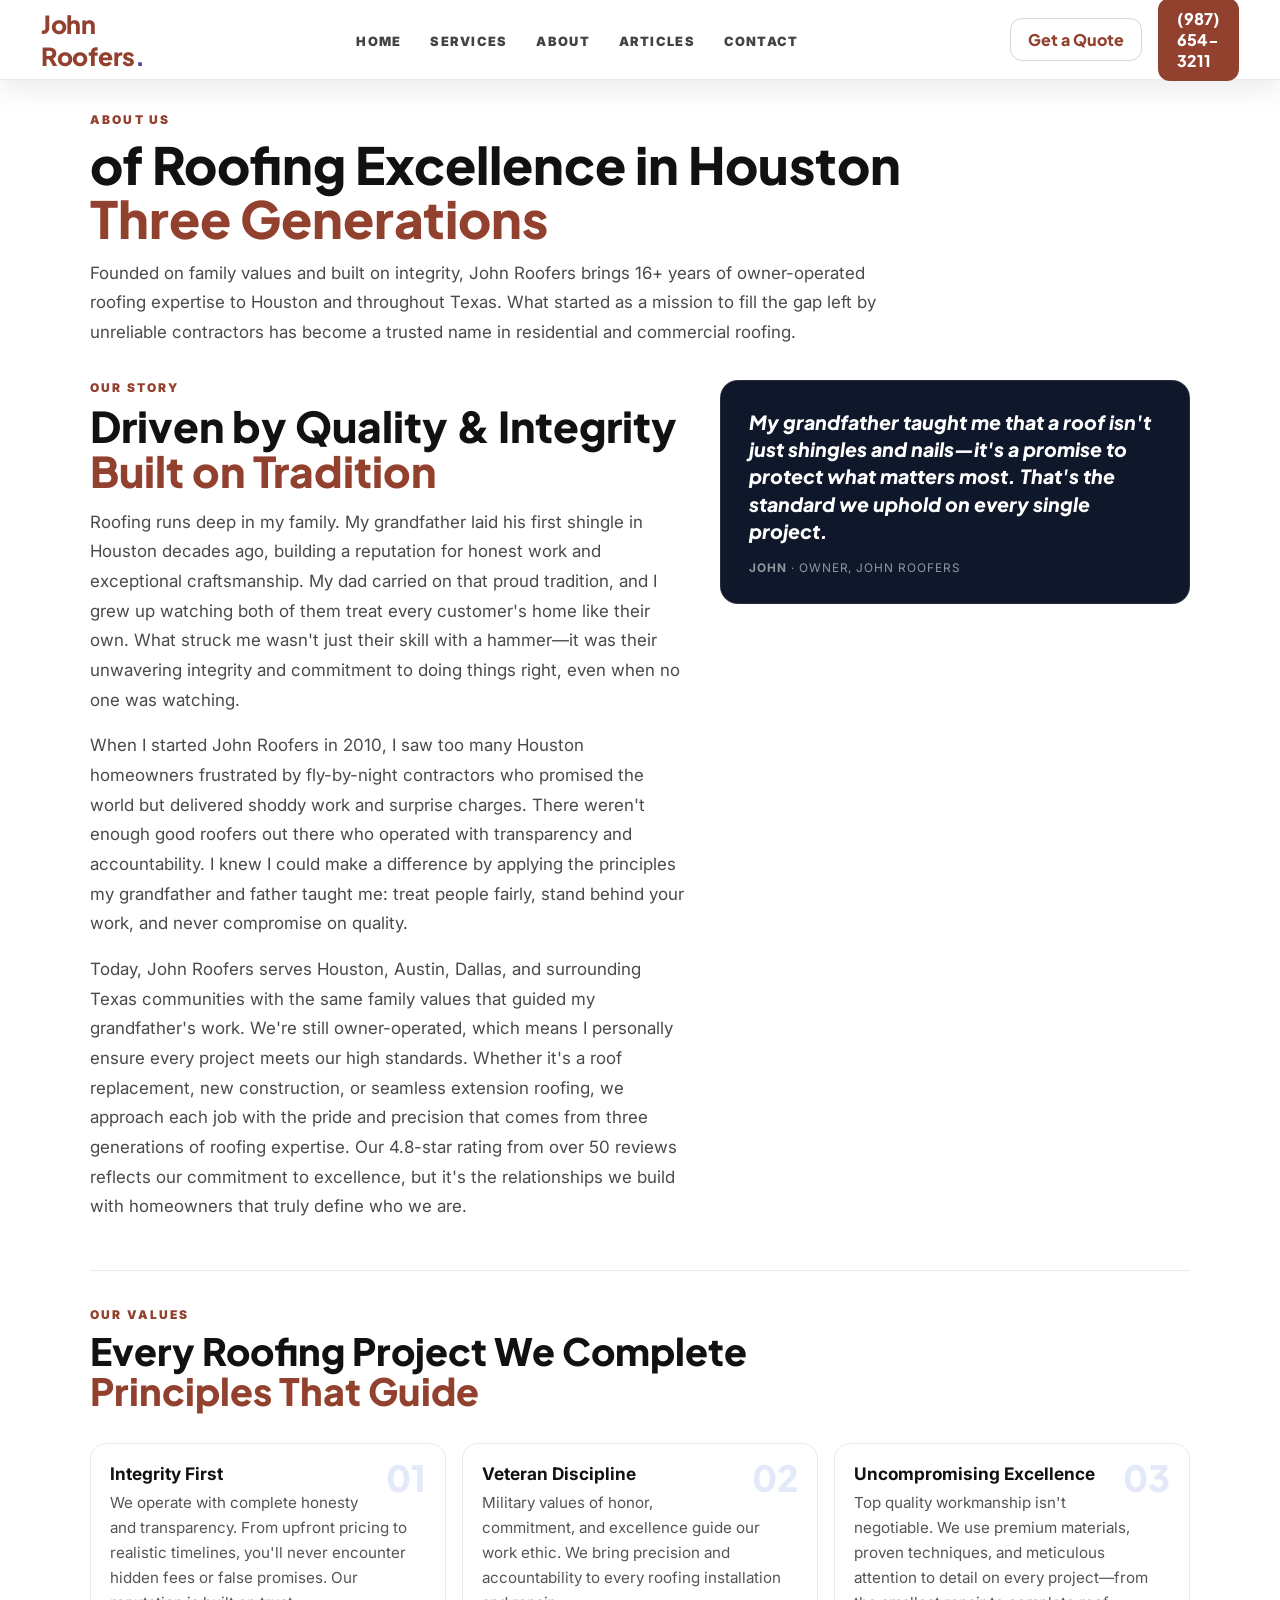
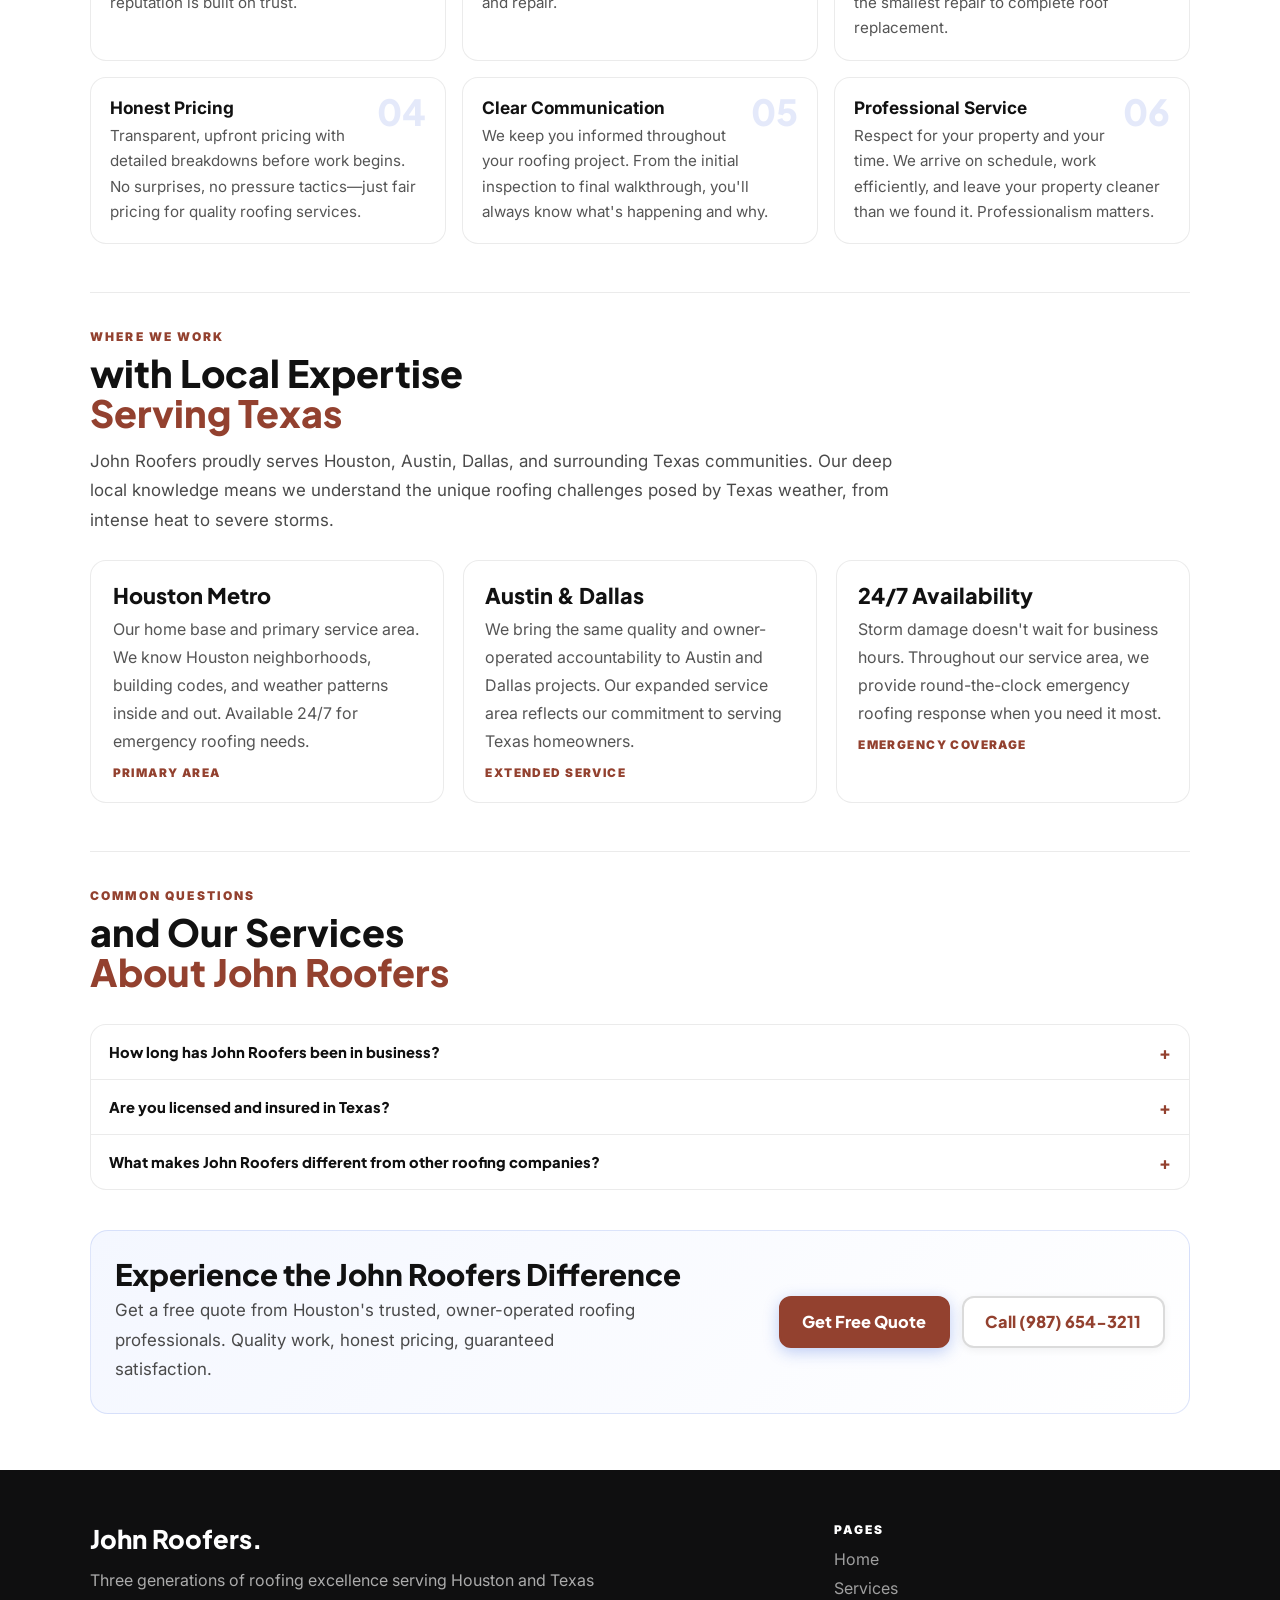
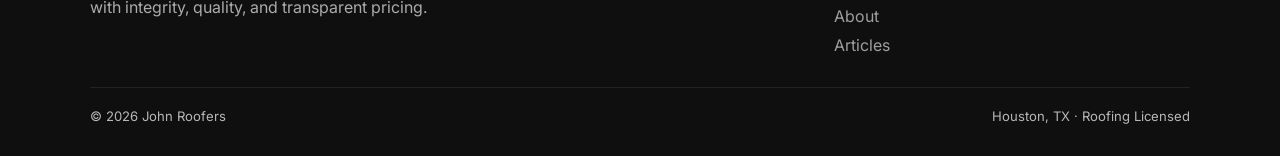
<file: about.html>
<!DOCTYPE html>
<html lang="en">
<head>
  <meta charset="UTF-8" />
  <meta name="viewport" content="width=device-width, initial-scale=1.0" />
  <title>About Us | John Roofers Houston TX</title>
  <meta name="description" content="Three generations of roofing excellence in Houston. Family-owned since 2010, owner-operated quality, licensed professionals. Learn about John Roofers' commitment to integrity and craftsmanship. Call today!" />
  <meta name="theme-color" content="#93412F" />
  <link rel="canonical" href="https://ahana-john-s-roofing-2605090959.netlify.app/about.html" />
  <meta property="og:type" content="website" />
  <meta property="og:title" content="About Us | John Roofers Houston TX" />
  <meta property="og:description" content="Three generations of roofing excellence in Houston. Family-owned since 2010, owner-operated quality, licensed professionals. Learn about John Roofers' commitment to integrity and craftsmanship. Call today!" />
  <meta property="og:url" content="https://ahana-john-s-roofing-2605090959.netlify.app/about.html" />
  <meta property="og:image" content="https://pub-75e88d30b2744aebbd822cbccb7c025a.r2.dev/hero/1778334792297-plumbing team.jpg" />
  <link rel="preconnect" href="https://fonts.googleapis.com" />
  <link rel="preconnect" href="https://fonts.gstatic.com" crossorigin />
  <link href="https://fonts.googleapis.com/css2?family=Plus+Jakarta+Sans:wght@600;700;800&amp;family=Inter:wght@400;500;600;700&amp;display=swap" rel="stylesheet" />
  <link rel="stylesheet" href="./styles.css" />
  <link rel="icon" href="./favicon.svg" type="image/svg+xml" />
  <script type="application/ld+json">
  {
    "@context":"https://schema.org",
    "@type":"LocalBusiness",
    "name":"John Roofers",
    "telephone":"+19876543211",
    "url":"https://ahana-john-s-roofing-2605090959.netlify.app/about.html",
    "address":{"@type":"PostalAddress","streetAddress":"25 john st","addressLocality":"Houston","addressRegion":"TX","postalCode":"77001"}
  }
  </script>
</head>
<body>
  <header>
    <div class="inner container">
      <a class="logo" href="index.html">John Roofers<span>.</span></a>
      <nav aria-label="Main navigation">
        <ul>
          <li><a href="index.html">Home</a></li>
          <li><a href="services.html">Services</a></li>
          <li><a href="about.html">About</a></li>
          <li><a href="articles.html">Articles</a></li>
          <li><a href="contact.html">Contact</a></li>
        </ul>
      </nav>
      <div class="cta">
        <a class="btn btn-outline" href="contact.html">Get a Quote</a>
        <a class="btn btn-primary" href="tel:+19876543211">(987) 654-3211</a>
      </div>
    </div>
  </header>

  <main id="main" class="depth-page">
    <div class="container">
      <div class="k">About Us</div>
      <h1>of Roofing Excellence in Houston<br><span>Three Generations</span></h1>
      <p class="sub" style="margin-top:.85rem">Founded on family values and built on integrity, John Roofers brings 16+ years of owner-operated roofing expertise to Houston and throughout Texas. What started as a mission to fill the gap left by unreliable contractors has become a trusted name in residential and commercial roofing.</p>

      <div class="depth-mission" style="margin-top:2rem">
        <div>
          <div class="k">Our Story</div>
          <h2 style="margin-top:.5rem;font-size:clamp(1.75rem,3.5vw,2.65rem)">Driven by Quality & Integrity<br><span>Built on Tradition</span></h2>
          <p class="sub" style="margin-top:.85rem">Roofing runs deep in my family. My grandfather laid his first shingle in Houston decades ago, building a reputation for honest work and exceptional craftsmanship. My dad carried on that proud tradition, and I grew up watching both of them treat every customer's home like their own. What struck me wasn't just their skill with a hammer—it was their unwavering integrity and commitment to doing things right, even when no one was watching.</p>
          <p class="sub" style="margin-top:1rem">When I started John Roofers in 2010, I saw too many Houston homeowners frustrated by fly-by-night contractors who promised the world but delivered shoddy work and surprise charges. There weren't enough good roofers out there who operated with transparency and accountability. I knew I could make a difference by applying the principles my grandfather and father taught me: treat people fairly, stand behind your work, and never compromise on quality.</p>
          <p class="sub" style="margin-top:1rem">Today, John Roofers serves Houston, Austin, Dallas, and surrounding Texas communities with the same family values that guided my grandfather's work. We're still owner-operated, which means I personally ensure every project meets our high standards. Whether it's a roof replacement, new construction, or seamless extension roofing, we approach each job with the pride and precision that comes from three generations of roofing expertise. Our 4.8-star rating from over 50 reviews reflects our commitment to excellence, but it's the relationships we build with homeowners that truly define who we are.</p>
        </div>
        <aside class="depth-aside">
          <p class="depth-quote">My grandfather taught me that a roof isn't just shingles and nails—it's a promise to protect what matters most. That's the standard we uphold on every single project.</p>
          <p class="depth-attr"><strong>John</strong> · Owner, John Roofers</p>
        </aside>
      </div>

      <div class="depth-h">
        <div class="k">Our Values</div>
        <h2 style="margin-top:.5rem;font-size:clamp(1.65rem,3vw,2.35rem)">Every Roofing Project We Complete<br><span>Principles That Guide</span></h2>
      </div>
      <div class="values-6">
        <div class="depth-val"><span class="depth-vn">01</span><h3>Integrity First</h3><p>We operate with complete honesty and transparency. From upfront pricing to realistic timelines, you'll never encounter hidden fees or false promises. Our reputation is built on trust.</p></div>
        <div class="depth-val"><span class="depth-vn">02</span><h3>Veteran Discipline</h3><p>Military values of honor, commitment, and excellence guide our work ethic. We bring precision and accountability to every roofing installation and repair.</p></div>
        <div class="depth-val"><span class="depth-vn">03</span><h3>Uncompromising Excellence</h3><p>Top quality workmanship isn't negotiable. We use premium materials, proven techniques, and meticulous attention to detail on every project—from the smallest repair to complete roof replacement.</p></div>
        <div class="depth-val"><span class="depth-vn">04</span><h3>Honest Pricing</h3><p>Transparent, upfront pricing with detailed breakdowns before work begins. No surprises, no pressure tactics—just fair pricing for quality roofing services.</p></div>
        <div class="depth-val"><span class="depth-vn">05</span><h3>Clear Communication</h3><p>We keep you informed throughout your roofing project. From the initial inspection to final walkthrough, you'll always know what's happening and why.</p></div>
        <div class="depth-val"><span class="depth-vn">06</span><h3>Professional Service</h3><p>Respect for your property and your time. We arrive on schedule, work efficiently, and leave your property cleaner than we found it. Professionalism matters.</p></div>
      </div>

      <div class="depth-h">
        <div class="k">Where We Work</div>
        <h2 style="margin-top:.5rem;font-size:clamp(1.65rem,3vw,2.35rem)">with Local Expertise<br><span>Serving Texas</span></h2>
        <p class="sub" style="margin-top:.85rem">John Roofers proudly serves Houston, Austin, Dallas, and surrounding Texas communities. Our deep local knowledge means we understand the unique roofing challenges posed by Texas weather, from intense heat to severe storms.</p>
        <div class="grid" style="margin-top:1.5rem">
          <div class="card"><h3>Houston Metro</h3><p>Our home base and primary service area. We know Houston neighborhoods, building codes, and weather patterns inside and out. Available 24/7 for emergency roofing needs.</p><div class="tag">Primary Area</div></div>
          <div class="card"><h3>Austin & Dallas</h3><p>We bring the same quality and owner-operated accountability to Austin and Dallas projects. Our expanded service area reflects our commitment to serving Texas homeowners.</p><div class="tag">Extended Service</div></div>
          <div class="card"><h3>24/7 Availability</h3><p>Storm damage doesn't wait for business hours. Throughout our service area, we provide round-the-clock emergency roofing response when you need it most.</p><div class="tag">Emergency Coverage</div></div>
        </div>
      </div>

      <div class="depth-h">
        <div class="k">Common Questions</div>
        <h2 style="margin-top:.5rem;font-size:clamp(1.65rem,3vw,2.35rem)">and Our Services<br><span>About John Roofers</span></h2>
        <div class="faq-block">
          <details><summary>How long has John Roofers been in business?</summary><div class="faq-a">John Roofers was established in 2010, bringing 16+ years of roofing expertise to Houston and Texas. Our owner's family has been in the roofing trade for three generations, with decades of combined experience serving Texas homeowners.</div></details>
          <details><summary>Are you licensed and insured in Texas?</summary><div class="faq-a">Yes, we are fully licensed and insured roofing professionals operating in Texas. We maintain all required certifications and insurance coverage to protect both our team and your property throughout every project.</div></details>
          <details><summary>What makes John Roofers different from other roofing companies?</summary><div class="faq-a">We're owner-operated, which means direct accountability and personal involvement in every project. Combined with transparent pricing, three generations of expertise, and a 4.8-star rating from 50+ reviews, we deliver quality that fly-by-night contractors simply can't match.</div></details>
        </div>
      </div>

      <div class="cta-band" style="margin-top:2.5rem">
        <div>
          <h2 style="font-size:clamp(1.45rem,2.8vw,1.85rem);margin-bottom:.35rem">Experience the John Roofers Difference</h2>
          <p class="sub" style="margin:0;max-width:520px">Get a free quote from Houston's trusted, owner-operated roofing professionals. Quality work, honest pricing, guaranteed satisfaction.</p>
        </div>
        <div style="display:flex;gap:.75rem;flex-wrap:wrap">
          <a class="btn btn-primary" href="contact.html">Get Free Quote</a>
          <a class="btn btn-outline" href="services.html">Call (987) 654-3211</a>
        </div>
      </div>
    </div>
  </main>

  <footer>
    <div class="fgrid">
      <div>
        <div class="fhead">John Roofers<span>.</span></div>
        <p style="margin-top:.75rem;line-height:1.7;max-width:520px;color:rgba(255,255,255,.65)">Three generations of roofing excellence serving Houston and Texas with integrity, quality, and transparent pricing.</p>
      </div>
      <div>
        <div style="font-size:.75rem;font-weight:900;text-transform:uppercase;letter-spacing:.16em;color:#fff">Pages</div>
        <ul class="flinks">
          <li><a href="index.html">Home</a></li>
          <li><a href="services.html">Services</a></li>
          <li><a href="about.html">About</a></li>
          <li><a href="articles.html">Articles</a></li>
        </ul>
      </div>
    </div>
    <div class="fb">
      <span>&copy; 2026 John Roofers</span>
      <span>Houston, TX · Roofing Licensed</span>
    </div>
  </footer>
  <script src="./main.js" defer></script>
</body>
</html>
</file>
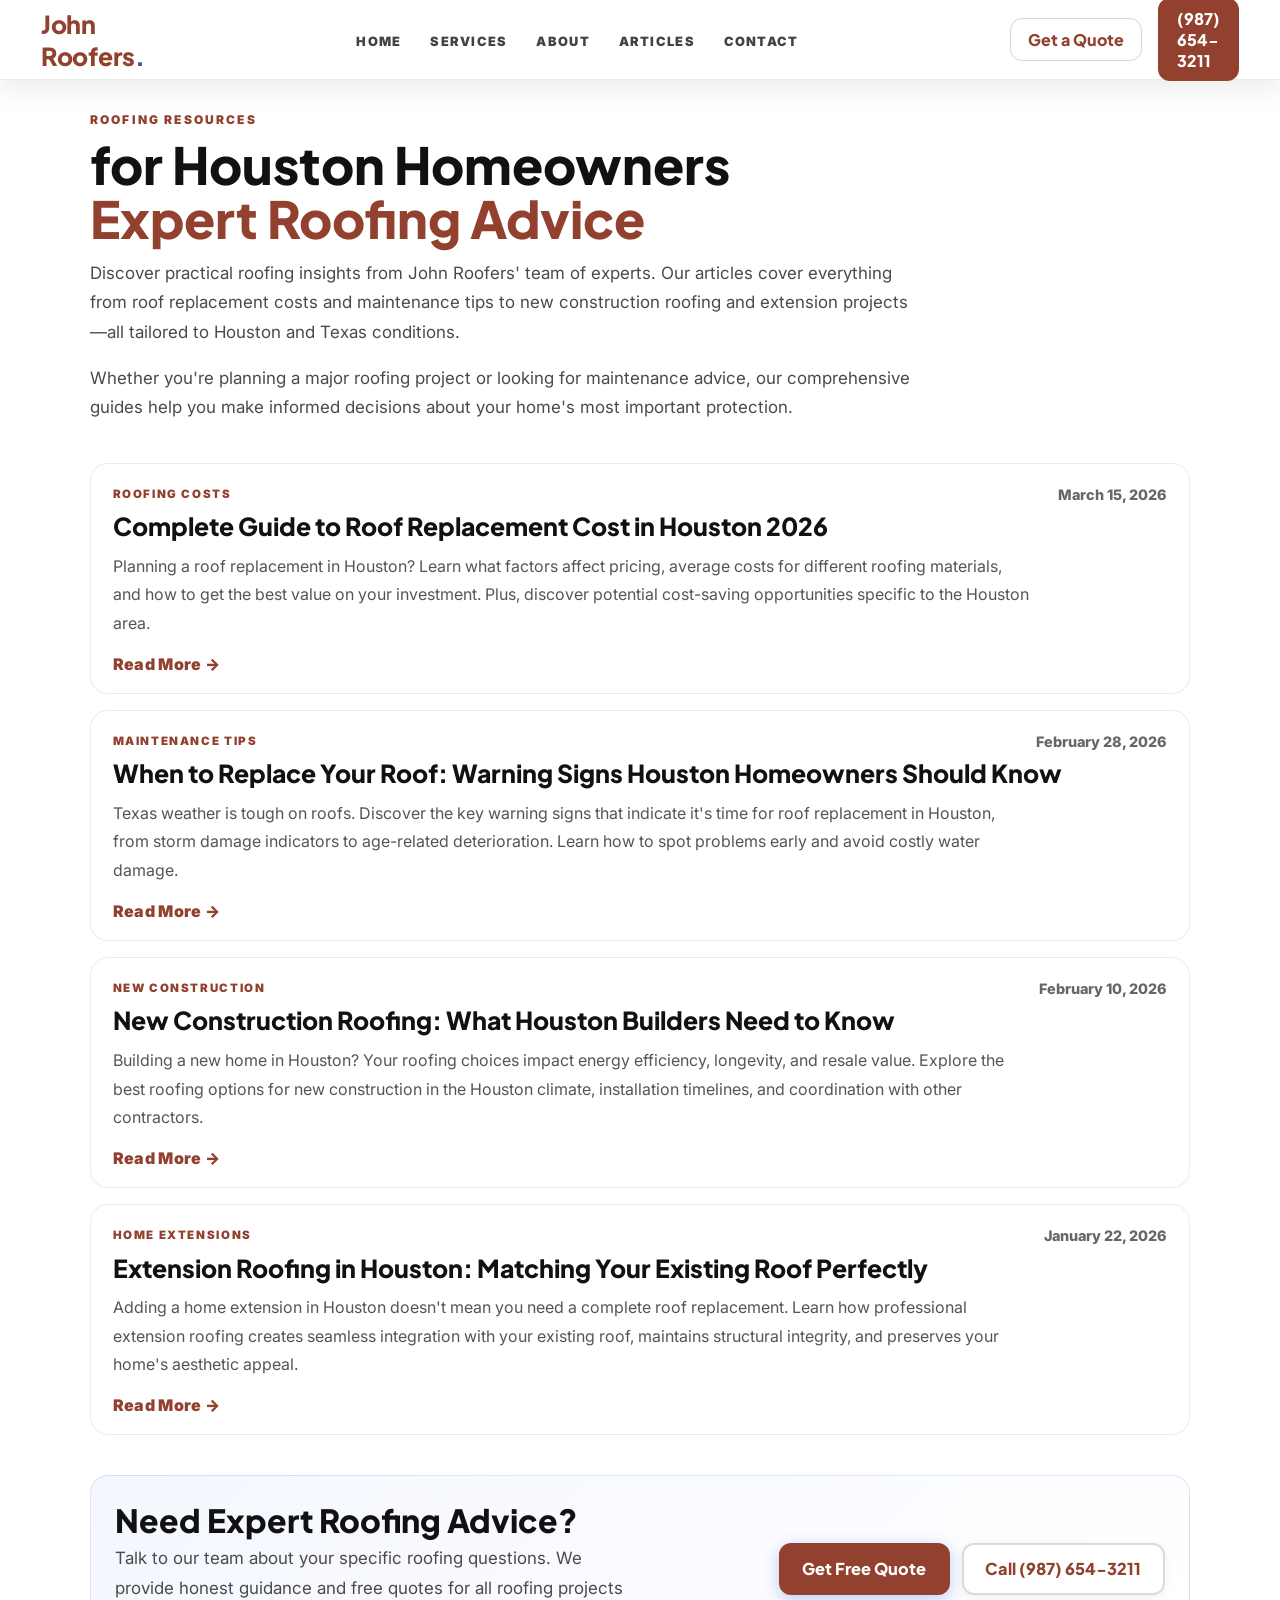
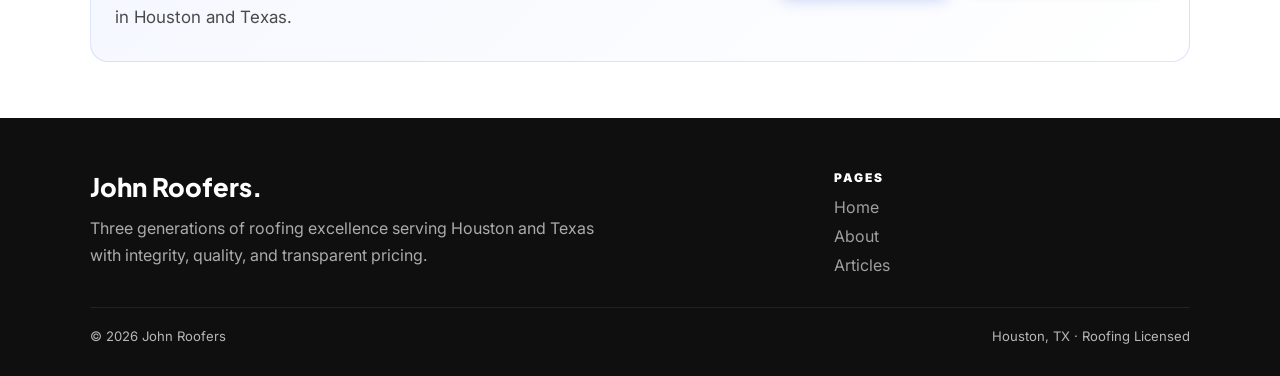
<file: articles.html>
<!DOCTYPE html>
<html lang="en">
<head>
  <meta charset="UTF-8" />
  <meta name="viewport" content="width=device-width, initial-scale=1.0" />
  <title>Roofing Tips & Advice | John Roofers Houston</title>
  <meta name="description" content="Expert roofing advice for Houston homeowners. Learn about roof replacement costs, maintenance tips, new construction roofing, and more from licensed Texas roofing professionals with 16+ years experience." />
  <meta name="theme-color" content="#93412F" />
  <link rel="canonical" href="https://ahana-john-s-roofing-2605090959.netlify.app/articles.html" />
  <meta property="og:type" content="website" />
  <meta property="og:title" content="Roofing Tips & Advice | John Roofers Houston" />
  <meta property="og:description" content="Expert roofing advice for Houston homeowners. Learn about roof replacement costs, maintenance tips, new construction roofing, and more from licensed Texas roofing professionals with 16+ years experience." />
  <meta property="og:url" content="https://ahana-john-s-roofing-2605090959.netlify.app/articles.html" />
  <meta property="og:image" content="https://pub-75e88d30b2744aebbd822cbccb7c025a.r2.dev/hero/1778334792297-plumbing team.jpg" />
  <link rel="preconnect" href="https://fonts.googleapis.com" />
  <link rel="preconnect" href="https://fonts.gstatic.com" crossorigin />
  <link href="https://fonts.googleapis.com/css2?family=Plus+Jakarta+Sans:wght@600;700;800&amp;family=Inter:wght@400;500;600;700&amp;display=swap" rel="stylesheet" />
  <link rel="stylesheet" href="./styles.css" />
  <link rel="icon" href="./favicon.svg" type="image/svg+xml" />
  <script type="application/ld+json">
  {
    "@context":"https://schema.org",
    "@type":"CollectionPage",
    "name":"Roofing Tips & Advice | John Roofers Houston",
    "url":"https://ahana-john-s-roofing-2605090959.netlify.app/articles.html",
    "description":"Expert roofing advice for Houston homeowners. Learn about roof replacement costs, maintenance tips, new construction roofing, and more from licensed Texas roofing professionals with 16+ years experience.",
    "hasPart":[
      {"@type":"WebPage","name":"Complete Guide to Roof Replacement Cost in Houston 2026","url":"articles/article-1.html"},
      {"@type":"WebPage","name":"When to Replace Your Roof: Warning Signs Houston Homeowners Should Know","url":"articles/article-2.html"},
      {"@type":"WebPage","name":"New Construction Roofing: What Houston Builders Need to Know","url":"articles/article-3.html"},
      {"@type":"WebPage","name":"Extension Roofing in Houston: Matching Your Existing Roof Perfectly","url":"articles/article-4.html"}
    ]
  }
  </script>
</head>
<body>
  <header>
    <div class="inner container">
      <a class="logo" href="index.html">John Roofers<span>.</span></a>
      <nav aria-label="Main navigation">
        <ul>
          <li><a href="index.html">Home</a></li>
          <li><a href="services.html">Services</a></li>
          <li><a href="about.html">About</a></li>
          <li><a href="articles.html">Articles</a></li>
          <li><a href="contact.html">Contact</a></li>
        </ul>
      </nav>
      <div class="cta">
        <a class="btn btn-outline" href="contact.html">Get a Quote</a>
        <a class="btn btn-primary" href="tel:+19876543211">(987) 654-3211</a>
      </div>
    </div>
  </header>

  <main id="main" class="depth-page">
    <div class="container">
      <div class="k">Roofing Resources</div>
      <h1>for Houston Homeowners<br><span>Expert Roofing Advice</span></h1>
      <p class="sub" style="margin-top:.85rem">Discover practical roofing insights from John Roofers' team of experts. Our articles cover everything from roof replacement costs and maintenance tips to new construction roofing and extension projects—all tailored to Houston and Texas conditions.</p>
      <p class="sub" style="margin-top:1rem">Whether you're planning a major roofing project or looking for maintenance advice, our comprehensive guides help you make informed decisions about your home's most important protection.</p>

      <div class="post-list" style="margin-top:2.5rem">
        <a class="post-link" href="articles/article-1.html">
          <div class="post-top">
            <div class="post-eyebrow">Roofing Costs</div>
            <div class="post-date">March 15, 2026</div>
          </div>
          <div class="post-title">Complete Guide to Roof Replacement Cost in Houston 2026</div>
          <div class="post-excerpt">Planning a roof replacement in Houston? Learn what factors affect pricing, average costs for different roofing materials, and how to get the best value on your investment. Plus, discover potential cost-saving opportunities specific to the Houston area.</div>
          <div class="post-cta">Read More →</div>
        </a>

        <a class="post-link" href="articles/article-2.html">
          <div class="post-top">
            <div class="post-eyebrow">Maintenance Tips</div>
            <div class="post-date">February 28, 2026</div>
          </div>
          <div class="post-title">When to Replace Your Roof: Warning Signs Houston Homeowners Should Know</div>
          <div class="post-excerpt">Texas weather is tough on roofs. Discover the key warning signs that indicate it's time for roof replacement in Houston, from storm damage indicators to age-related deterioration. Learn how to spot problems early and avoid costly water damage.</div>
          <div class="post-cta">Read More →</div>
        </a>

        <a class="post-link" href="articles/article-3.html">
          <div class="post-top">
            <div class="post-eyebrow">New Construction</div>
            <div class="post-date">February 10, 2026</div>
          </div>
          <div class="post-title">New Construction Roofing: What Houston Builders Need to Know</div>
          <div class="post-excerpt">Building a new home in Houston? Your roofing choices impact energy efficiency, longevity, and resale value. Explore the best roofing options for new construction in the Houston climate, installation timelines, and coordination with other contractors.</div>
          <div class="post-cta">Read More →</div>
        </a>

        <a class="post-link" href="articles/article-4.html">
          <div class="post-top">
            <div class="post-eyebrow">Home Extensions</div>
            <div class="post-date">January 22, 2026</div>
          </div>
          <div class="post-title">Extension Roofing in Houston: Matching Your Existing Roof Perfectly</div>
          <div class="post-excerpt">Adding a home extension in Houston doesn't mean you need a complete roof replacement. Learn how professional extension roofing creates seamless integration with your existing roof, maintains structural integrity, and preserves your home's aesthetic appeal.</div>
          <div class="post-cta">Read More →</div>
        </a>
      </div>
      <div class="cta-band" style="margin-top:2.5rem">
        <div>
          <h2 style="font-size:clamp(1.5rem,3vw,2rem);margin-bottom:.35rem">Need Expert Roofing Advice?</h2>
          <p class="sub" style="margin:0;max-width:520px">Talk to our team about your specific roofing questions. We provide honest guidance and free quotes for all roofing projects in Houston and Texas.</p>
        </div>
        <div style="display:flex;gap:.75rem;flex-wrap:wrap">
          <a class="btn btn-primary" href="contact.html">Get Free Quote</a>
          <a class="btn btn-outline" href="tel:+19876543211">Call (987) 654-3211</a>
        </div>
      </div>
    </div>
  </main>

  <footer>
    <div class="fgrid">
      <div>
        <div class="fhead">John Roofers<span>.</span></div>
        <p style="margin-top:.75rem;line-height:1.7;max-width:520px;color:rgba(255,255,255,.65)">Three generations of roofing excellence serving Houston and Texas with integrity, quality, and transparent pricing.</p>
      </div>
      <div>
        <div style="font-size:.75rem;font-weight:900;text-transform:uppercase;letter-spacing:.16em;color:#fff">Pages</div>
        <ul class="flinks">
          <li><a href="index.html">Home</a></li>
          <li><a href="about.html">About</a></li>
          <li><a href="articles.html">Articles</a></li>
        </ul>
      </div>
    </div>
    <div class="fb">
      <span>&copy; 2026 John Roofers</span>
      <span>Houston, TX · Roofing Licensed</span>
    </div>
  </footer>
  <script src="./main.js" defer></script>
</body>
</html>
</file>
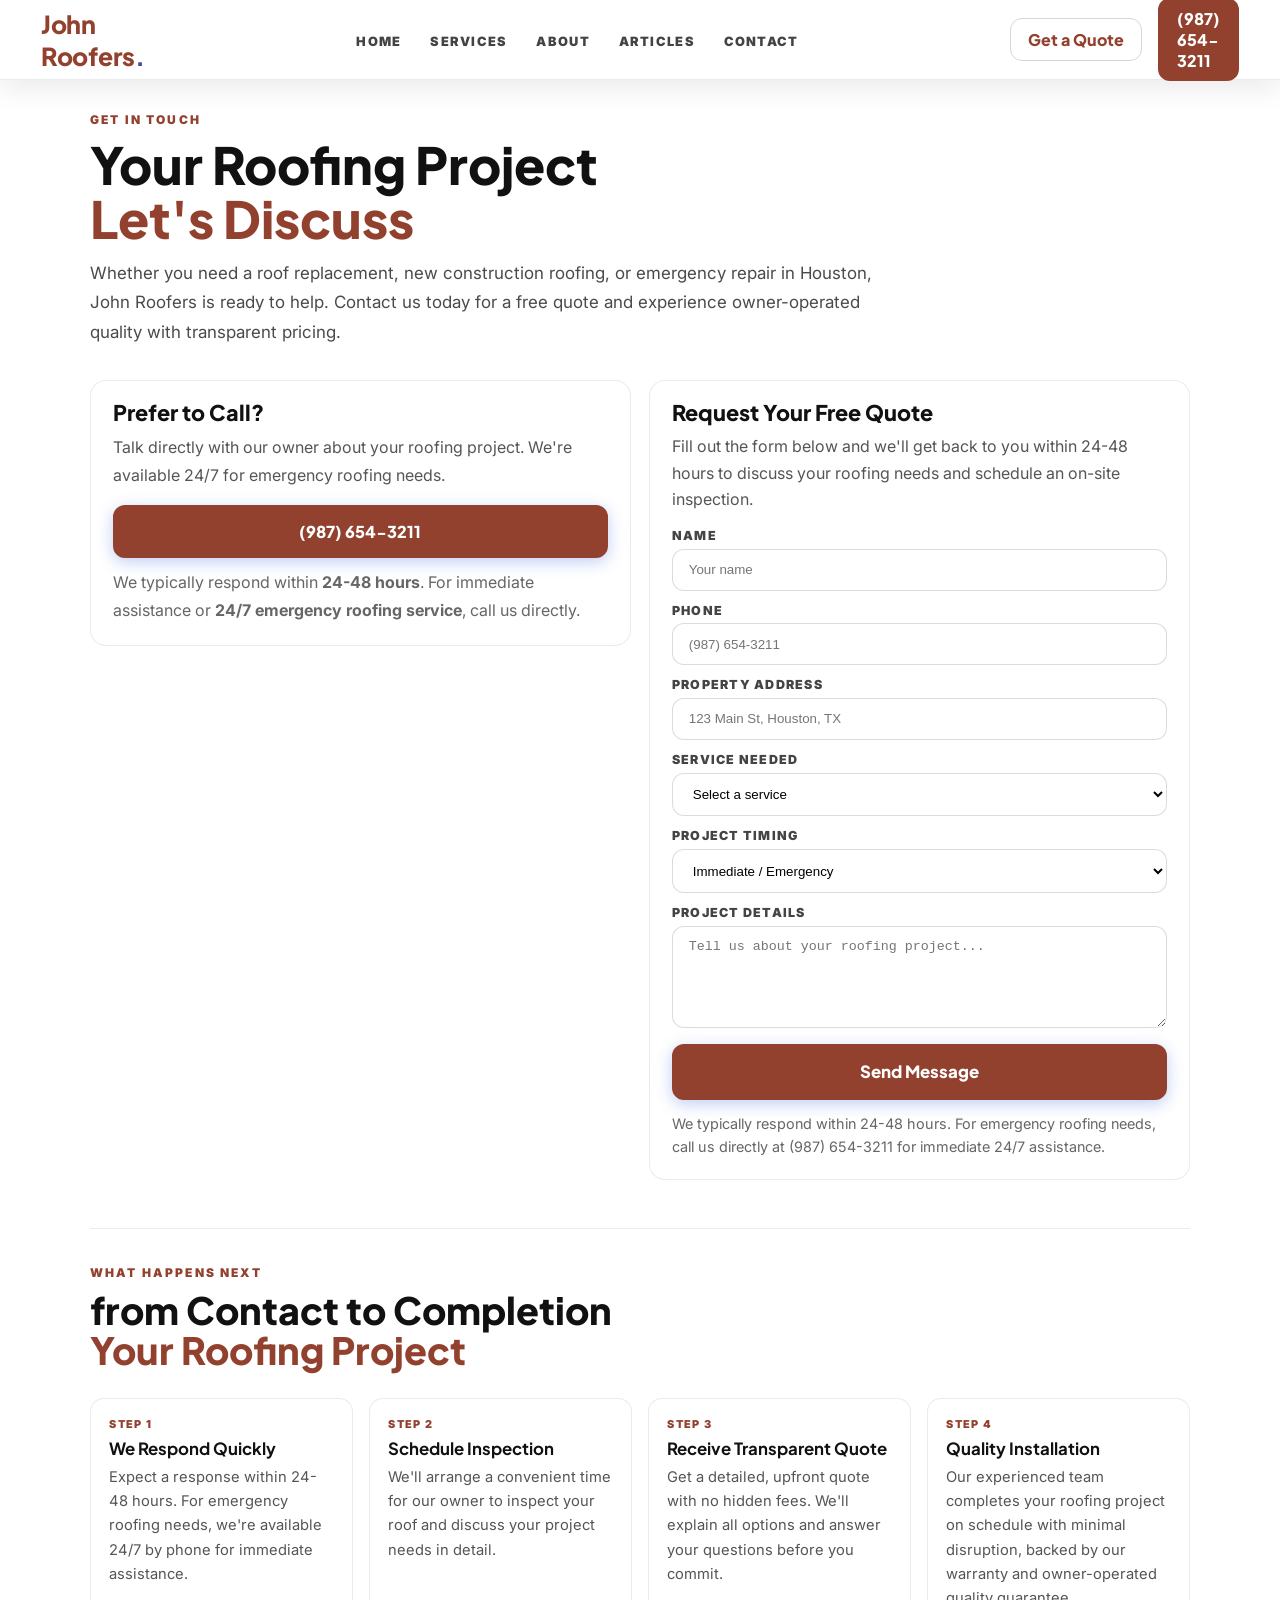
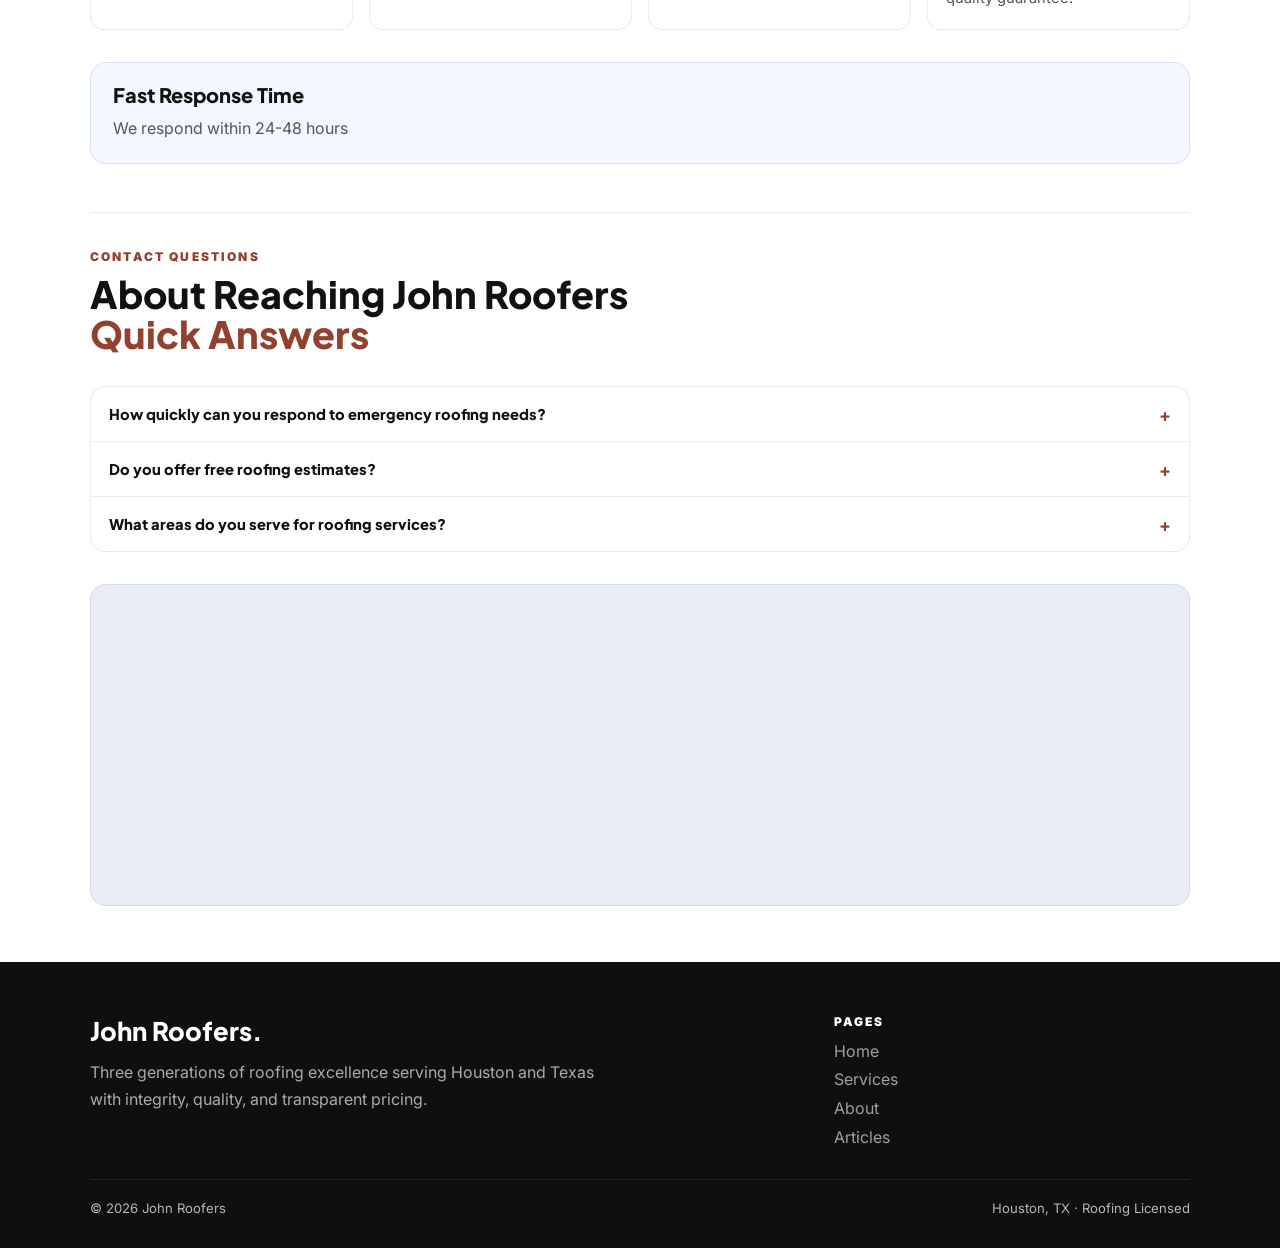
<file: contact.html>
<!DOCTYPE html>
<html lang="en">
<head>
  <meta charset="UTF-8" />
  <meta name="viewport" content="width=device-width, initial-scale=1.0" />
  <title>Contact Us | John Roofers Houston TX</title>
  <meta name="description" content="Contact John Roofers for expert roofing in Houston. Free quotes, 24/7 emergency service, owner-operated quality. Call (987) 654-3211 or request quote online. Response within 24-48 hours." />
  <meta name="theme-color" content="#93412F" />
  <link rel="canonical" href="https://ahana-john-s-roofing-2605090959.netlify.app/contact.html" />
  <meta property="og:type" content="website" />
  <meta property="og:title" content="Contact Us | John Roofers Houston TX" />
  <meta property="og:description" content="Contact John Roofers for expert roofing in Houston. Free quotes, 24/7 emergency service, owner-operated quality. Call (987) 654-3211 or request quote online. Response within 24-48 hours." />
  <meta property="og:url" content="https://ahana-john-s-roofing-2605090959.netlify.app/contact.html" />
  <meta property="og:image" content="https://pub-75e88d30b2744aebbd822cbccb7c025a.r2.dev/hero/1778334792297-plumbing team.jpg" />
  <link rel="preconnect" href="https://fonts.googleapis.com" />
  <link rel="preconnect" href="https://fonts.gstatic.com" crossorigin />
  <link href="https://fonts.googleapis.com/css2?family=Plus+Jakarta+Sans:wght@600;700;800&amp;family=Inter:wght@400;500;600;700&amp;display=swap" rel="stylesheet" />
  <link rel="stylesheet" href="./styles.css" />
  <link rel="icon" href="./favicon.svg" type="image/svg+xml" />
  <script type="application/ld+json">
  {
    "@context":"https://schema.org",
    "@type":"ContactPage",
    "name":"Contact Us | John Roofers Houston TX",
    "url":"https://ahana-john-s-roofing-2605090959.netlify.app/contact.html",
    "about":{"@type":"LocalBusiness","name":"John Roofers","telephone":"+19876543211"}
  }
  </script>
</head>
<body>
  <header>
    <div class="inner container">
      <a class="logo" href="index.html">John Roofers<span>.</span></a>
      <nav aria-label="Main navigation">
        <ul>
          <li><a href="index.html">Home</a></li>
          <li><a href="services.html">Services</a></li>
          <li><a href="about.html">About</a></li>
          <li><a href="articles.html">Articles</a></li>
          <li><a href="contact.html">Contact</a></li>
        </ul>
      </nav>
      <div class="cta">
        <a class="btn btn-outline" href="contact.html">Get a Quote</a>
        <a class="btn btn-primary" href="tel:+19876543211">(987) 654-3211</a>
      </div>
    </div>
  </header>

  <main id="main" class="depth-page">
    <div class="container">
      <div class="k">Get in Touch</div>
      <h1>Your Roofing Project<br><span>Let's Discuss</span></h1>
      <p class="sub" style="margin-top:.85rem">Whether you need a roof replacement, new construction roofing, or emergency repair in Houston, John Roofers is ready to help. Contact us today for a free quote and experience owner-operated quality with transparent pricing.</p>

      <div class="grid contact-2col" style="margin-top:2rem">
        <div class="card">
          <h2 style="font-family:&quot;Plus Jakarta Sans&quot;,system-ui,sans-serif;font-size:1.35rem;margin-bottom:.5rem">Prefer to Call?</h2>
          <p style="color:#555;line-height:1.75;margin:0 0 1rem">Talk directly with our owner about your roofing project. We're available 24/7 for emergency roofing needs.</p>
          <div style="display:flex;flex-direction:column;gap:.65rem">
            <a class="btn btn-primary" href="tel:+19876543211">(987) 654-3211</a>
            <div style="color:#666;line-height:1.75">We typically respond within <strong>24-48 hours</strong>. For immediate assistance or <strong>24/7 emergency roofing service</strong>, call us directly.</div>
          </div>
        </div>

        <div class="card">
          <h2 style="font-family:&quot;Plus Jakarta Sans&quot;,system-ui,sans-serif;font-size:1.35rem;margin-bottom:.5rem">Request Your Free Quote</h2>
          <p style="color:#555;line-height:1.65;margin:0 0 1rem">Fill out the form below and we'll get back to you within 24-48 hours to discuss your roofing needs and schedule an on-site inspection.</p>

          <form id="contact-form" style="display:grid;gap:.75rem" action="#" method="POST" novalidate>
            <div>
              <label style="display:block;font-size:.78rem;font-weight:900;text-transform:uppercase;letter-spacing:.1em;color:#444;margin-bottom:.35rem" for="name">Name</label>
              <input id="name" name="name" autocomplete="name" required style="width:100%;padding:.78rem 1rem;border:1.5px solid rgba(0,0,0,.14);border-radius:12px" placeholder="Your name" />
            </div>
            <div>
              <label style="display:block;font-size:.78rem;font-weight:900;text-transform:uppercase;letter-spacing:.1em;color:#444;margin-bottom:.35rem" for="phone">Phone</label>
              <input id="phone" name="phone" autocomplete="tel" required inputmode="tel" style="width:100%;padding:.78rem 1rem;border:1.5px solid rgba(0,0,0,.14);border-radius:12px" placeholder="(987) 654-3211" />
            </div>
            <div>
              <label style="display:block;font-size:.78rem;font-weight:900;text-transform:uppercase;letter-spacing:.1em;color:#444;margin-bottom:.35rem" for="address">Property Address</label>
              <input id="address" name="address" autocomplete="street-address" required style="width:100%;padding:.78rem 1rem;border:1.5px solid rgba(0,0,0,.14);border-radius:12px" placeholder="123 Main St, Houston, TX" />
            </div>
            <div>
              <label style="display:block;font-size:.78rem;font-weight:900;text-transform:uppercase;letter-spacing:.1em;color:#444;margin-bottom:.35rem" for="service">Service Needed</label>
              <select id="service" name="service" required style="width:100%;padding:.78rem 1rem;border:1.5px solid rgba(0,0,0,.14);border-radius:12px;background:#fff">
                <option value="" disabled selected>Select a service</option>
                <option value="service-1">Roof Replacement</option>
                <option value="service-2">New Construction Roofing</option>
                <option value="service-3">Extension Roofing</option>
                <option value="other">Other / Not Sure</option>
              </select>
            </div>
            <div>
              <label style="display:block;font-size:.78rem;font-weight:900;text-transform:uppercase;letter-spacing:.1em;color:#444;margin-bottom:.35rem" for="timing">Project Timing</label>
              <select id="timing" name="timing" style="width:100%;padding:.78rem 1rem;border:1.5px solid rgba(0,0,0,.14);border-radius:12px;background:#fff">
                <option>Immediate / Emergency</option>
                <option>Within 1 Month</option>
                <option>1-3 Months</option>
                <option>Planning / Exploring Options</option>
              </select>
            </div>
            <div>
              <label style="display:block;font-size:.78rem;font-weight:900;text-transform:uppercase;letter-spacing:.1em;color:#444;margin-bottom:.35rem" for="message">Project Details</label>
              <textarea id="message" name="message" rows="5" required style="width:100%;padding:.78rem 1rem;border:1.5px solid rgba(0,0,0,.14);border-radius:12px" placeholder="Tell us about your roofing project..."></textarea>
            </div>
            <button type="submit" class="btn btn-primary" style="justify-content:center">Send Message</button>
            <div style="color:#666;line-height:1.6;font-size:.9rem">We typically respond within 24-48 hours. For emergency roofing needs, call us directly at (987) 654-3211 for immediate 24/7 assistance.</div>
          </form>
          <div id="form-success" style="display:none;margin-top:1rem;color:#166534;font-weight:800;line-height:1.6">Thank you for reaching out! We'll get back to you within 24-48 hours to discuss your roofing project.</div>
        </div>
      </div>

      <div class="depth-h">
        <div class="k">What Happens Next</div>
        <h2 style="margin-top:.5rem;font-size:clamp(1.65rem,3vw,2.35rem)">from Contact to Completion<br><span>Your Roofing Project</span></h2>
      </div>
      <div class="depth-steps">
        <div class="depth-step"><em>Step 1</em><h3 style="font-size:1.05rem;margin-bottom:.35rem;font-family:&quot;Plus Jakarta Sans&quot;,sans-serif">We Respond Quickly</h3><p style="margin:0;color:#555;line-height:1.65;font-size:.92rem">Expect a response within 24-48 hours. For emergency roofing needs, we're available 24/7 by phone for immediate assistance.</p></div>
        <div class="depth-step"><em>Step 2</em><h3 style="font-size:1.05rem;margin-bottom:.35rem;font-family:&quot;Plus Jakarta Sans&quot;,sans-serif">Schedule Inspection</h3><p style="margin:0;color:#555;line-height:1.65;font-size:.92rem">We'll arrange a convenient time for our owner to inspect your roof and discuss your project needs in detail.</p></div>
        <div class="depth-step"><em>Step 3</em><h3 style="font-size:1.05rem;margin-bottom:.35rem;font-family:&quot;Plus Jakarta Sans&quot;,sans-serif">Receive Transparent Quote</h3><p style="margin:0;color:#555;line-height:1.65;font-size:.92rem">Get a detailed, upfront quote with no hidden fees. We'll explain all options and answer your questions before you commit.</p></div>
        <div class="depth-step"><em>Step 4</em><h3 style="font-size:1.05rem;margin-bottom:.35rem;font-family:&quot;Plus Jakarta Sans&quot;,sans-serif">Quality Installation</h3><p style="margin:0;color:#555;line-height:1.65;font-size:.92rem">Our experienced team completes your roofing project on schedule with minimal disruption, backed by our warranty and owner-operated quality guarantee.</p></div>
      </div>

      <div class="card" style="margin-top:2rem;background:var(--tint);border-color:rgba(29,78,216,.12)">
        <h2 style="font-family:&quot;Plus Jakarta Sans&quot;,system-ui,sans-serif;font-size:1.25rem;margin-bottom:.35rem">Fast Response Time</h2>
        <p style="margin:.5rem 0 0;color:#555;line-height:1.75">We respond within 24-48 hours</p>
      </div>

      <div class="depth-h">
        <div class="k">Contact Questions</div>
        <h2 style="margin-top:.5rem;font-size:clamp(1.65rem,3vw,2.35rem)">About Reaching John Roofers<br><span>Quick Answers</span></h2>
        <div class="faq-block">
          <details><summary>How quickly can you respond to emergency roofing needs?</summary><div class="faq-a">For emergency roofing situations, we're available 24/7 by phone at (987) 654-3211. We can typically dispatch our team within hours for urgent storm damage, leaks, or other critical roofing emergencies in Houston and surrounding areas.</div></details>
          <details><summary>Do you offer free roofing estimates?</summary><div class="faq-a">Yes, we provide free, no-obligation quotes for all roofing projects. Our owner will personally inspect your roof, discuss your options, and provide transparent pricing with no hidden fees or pressure tactics.</div></details>
          <details><summary>What areas do you serve for roofing services?</summary><div class="faq-a">We serve Houston, Austin, Dallas, and surrounding Texas communities. Contact us to confirm service availability for your specific location—we're often able to accommodate projects throughout the greater Texas area.</div></details>
        </div>
      </div>

      <div class="map-wrap" style="margin-top:2rem">
        <iframe title="John Roofers location map" loading="lazy" referrerpolicy="no-referrer-when-downgrade" src="https://maps.google.com/maps?q=25+john+st%2C+Houston%2C+TX+77001&output=embed"></iframe>
      </div>
    </div>
  </main>

  <footer>
    <div class="fgrid">
      <div>
        <div class="fhead">John Roofers<span>.</span></div>
        <p style="margin-top:.75rem;line-height:1.7;max-width:520px;color:rgba(255,255,255,.65)">Three generations of roofing excellence serving Houston and Texas with integrity, quality, and transparent pricing.</p>
      </div>
      <div>
        <div style="font-size:.75rem;font-weight:900;text-transform:uppercase;letter-spacing:.16em;color:#fff">Pages</div>
        <ul class="flinks">
          <li><a href="index.html">Home</a></li>
          <li><a href="services.html">Services</a></li>
          <li><a href="about.html">About</a></li>
          <li><a href="articles.html">Articles</a></li>
        </ul>
      </div>
    </div>
    <div class="fb">
      <span>&copy; 2026 John Roofers</span>
      <span>Houston, TX · Roofing Licensed</span>
    </div>
  </footer>

  <script>
    (function(){
      var form=document.getElementById("contact-form");
      if(!form)return;
      form.addEventListener("submit",function(ev){
        ev.preventDefault();
        if(!form.checkValidity()){
          alert("Please fill in all required fields.");
          return;
        }
        form.style.display="none";
        var ok=document.getElementById("form-success");
        if(ok) ok.style.display="block";
      });
    })();
  </script>
  <script src="./main.js" defer></script>
</body>
</html>
</file>
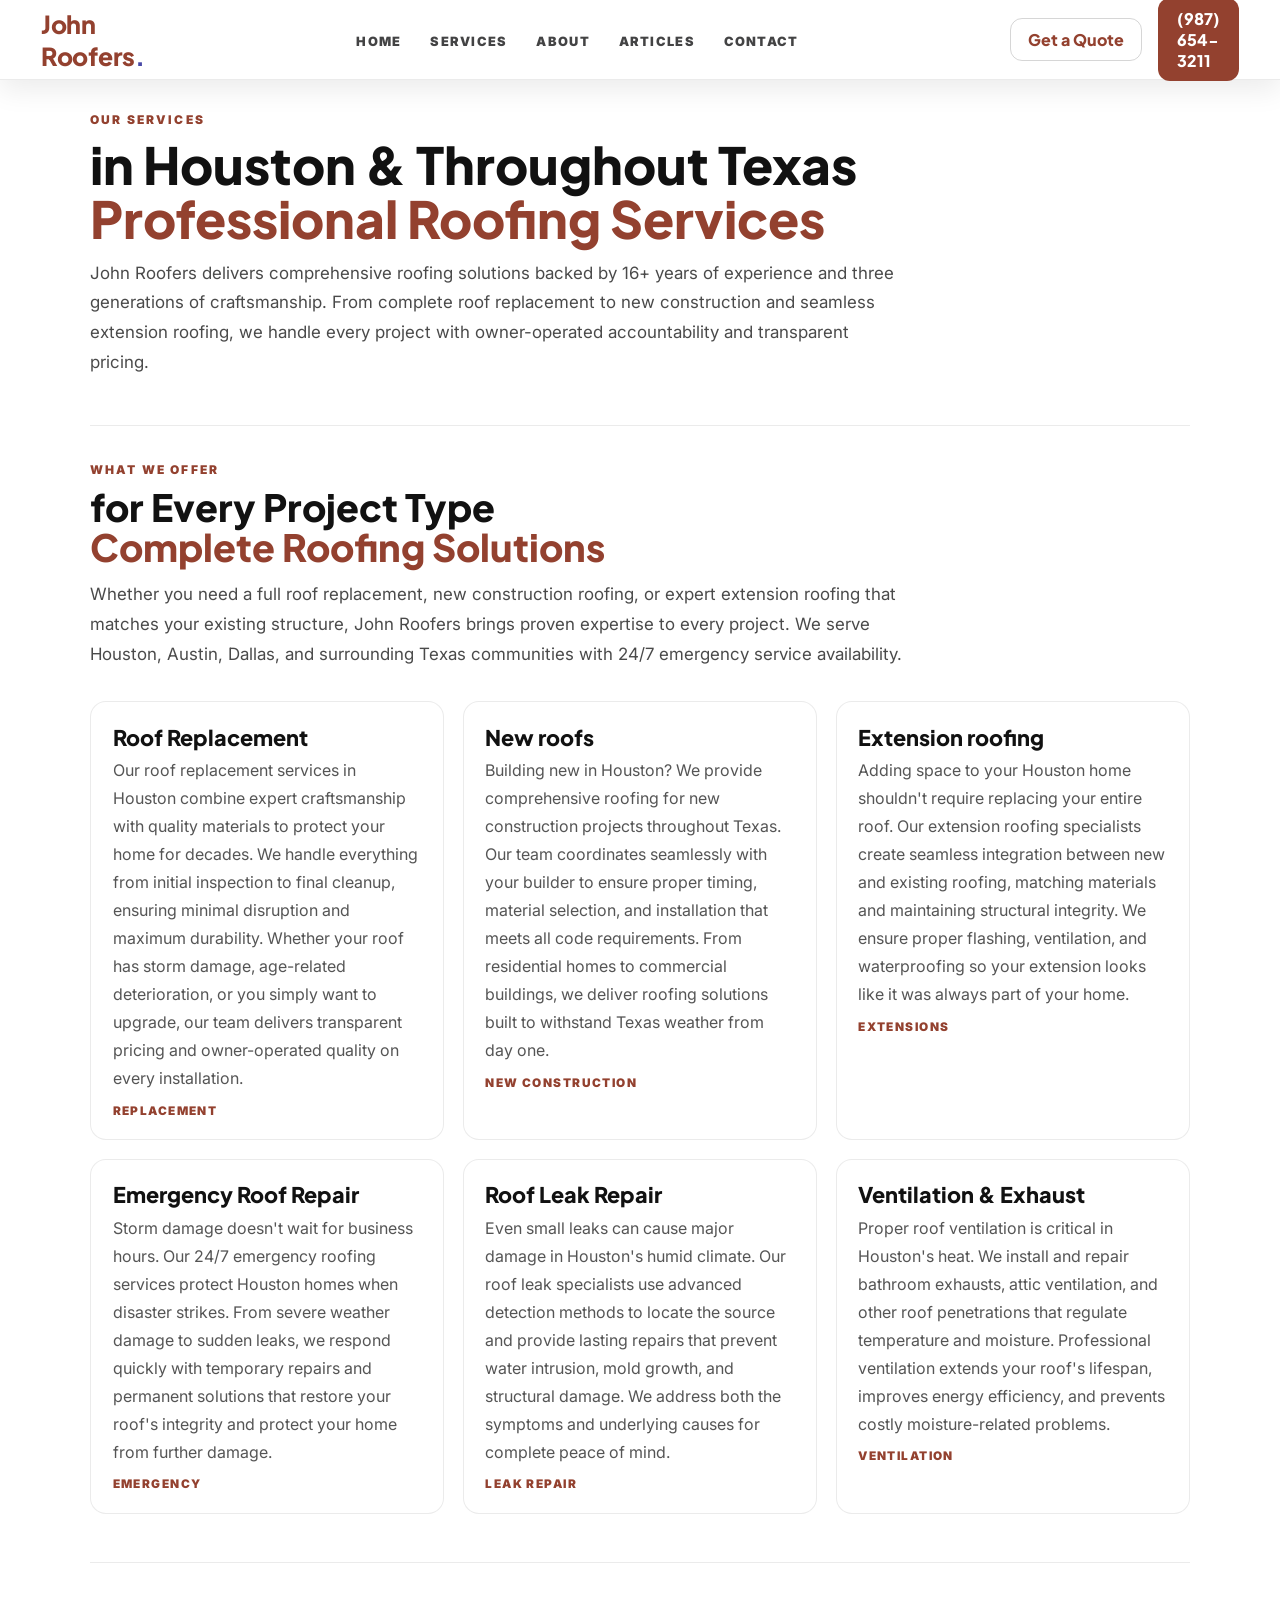
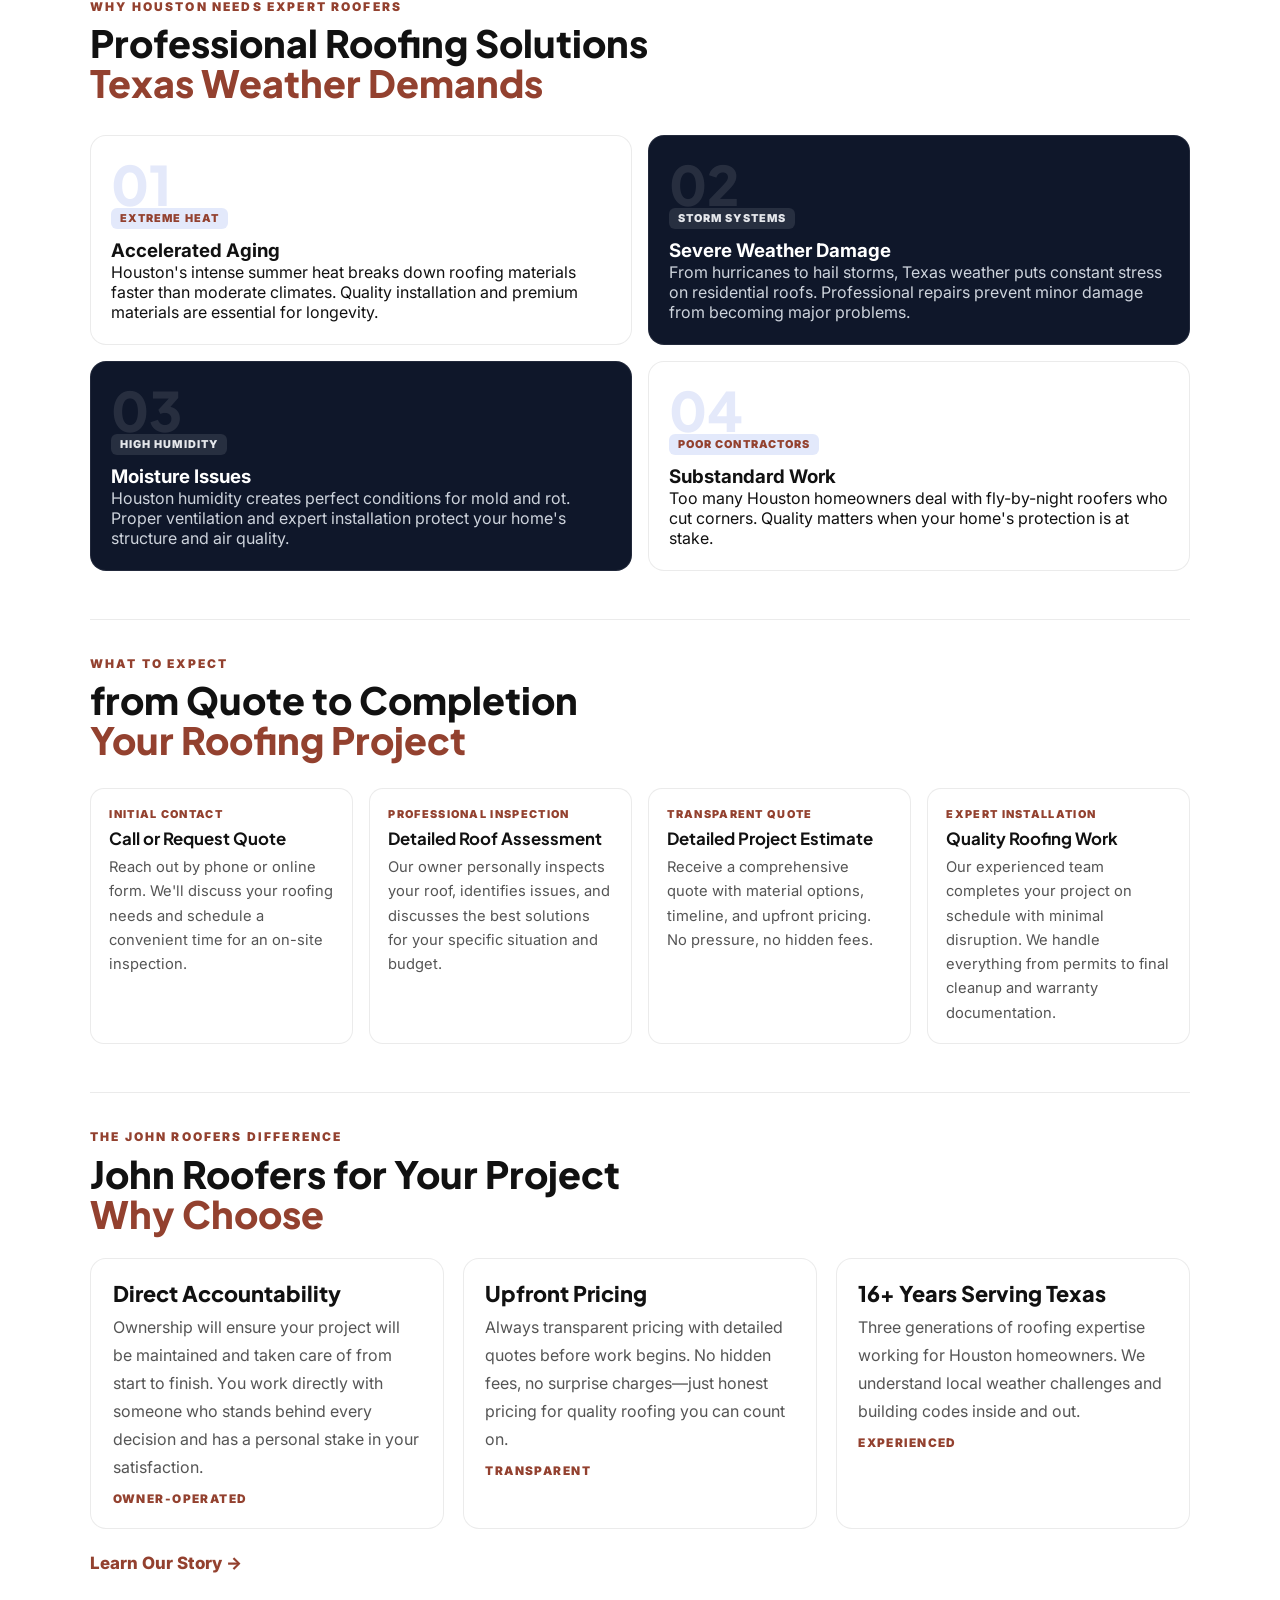
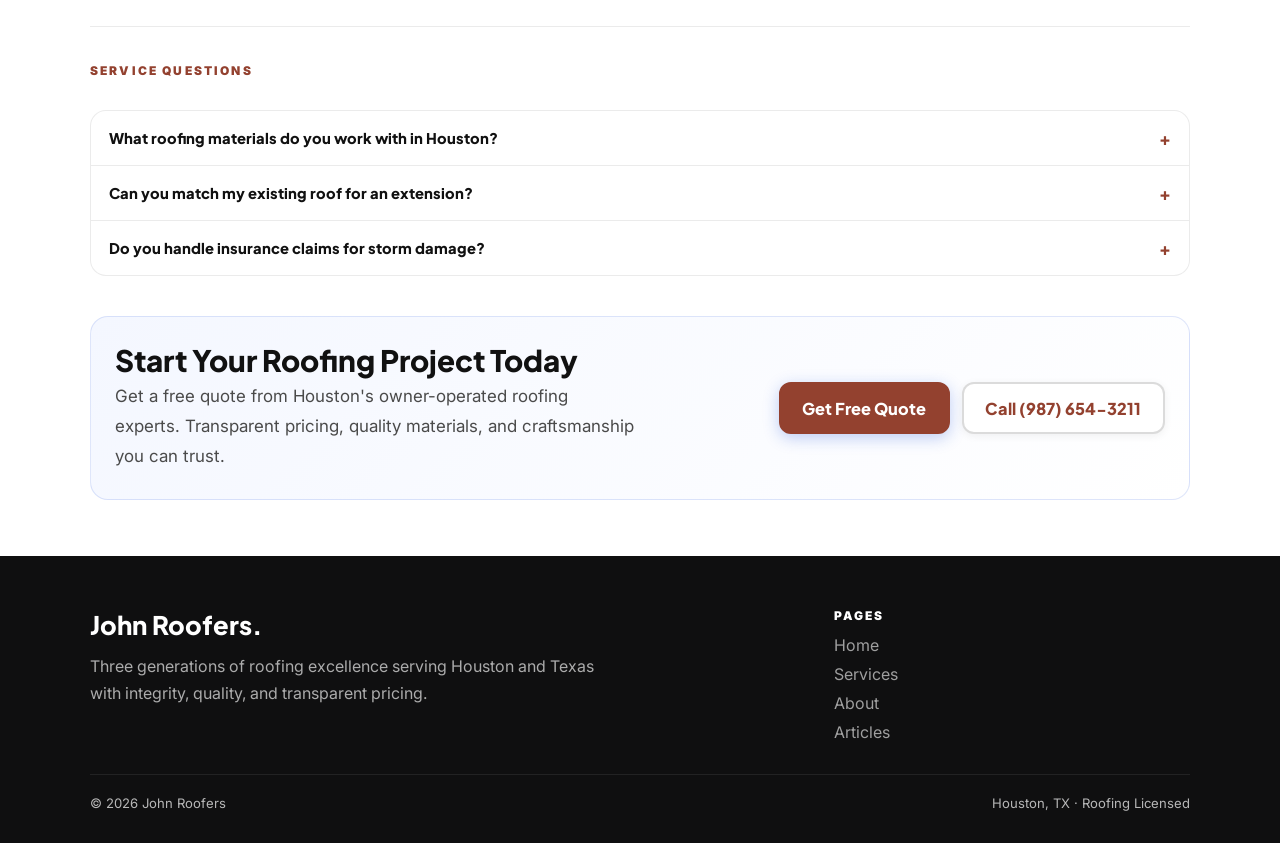
<file: services.html>
<!DOCTYPE html>
<html lang="en">
<head>
  <meta charset="UTF-8" />
  <meta name="viewport" content="width=device-width, initial-scale=1.0" />
  <title>Roofing Services Houston TX | John Roofers</title>
  <meta name="description" content="Expert roof replacement, new roofs, and extension roofing in Houston. 24/7 emergency service, owner-operated quality, 1-year labor warranty. Licensed roofers serving Houston, Austin, Dallas. Call for free quote!" />
  <meta name="theme-color" content="#93412F" />
  <link rel="canonical" href="https://ahana-john-s-roofing-2605090959.netlify.app/services.html" />
  <meta property="og:type" content="website" />
  <meta property="og:title" content="Roofing Services Houston TX | John Roofers" />
  <meta property="og:description" content="Expert roof replacement, new roofs, and extension roofing in Houston. 24/7 emergency service, owner-operated quality, 1-year labor warranty. Licensed roofers serving Houston, Austin, Dallas. Call for free quote!" />
  <meta property="og:url" content="https://ahana-john-s-roofing-2605090959.netlify.app/services.html" />
  <meta property="og:image" content="https://pub-75e88d30b2744aebbd822cbccb7c025a.r2.dev/hero/1778334792297-plumbing team.jpg" />
  <link rel="preconnect" href="https://fonts.googleapis.com" />
  <link rel="preconnect" href="https://fonts.gstatic.com" crossorigin />
  <link href="https://fonts.googleapis.com/css2?family=Plus+Jakarta+Sans:wght@600;700;800&amp;family=Inter:wght@400;500;600;700&amp;display=swap" rel="stylesheet" />
  <link rel="stylesheet" href="./styles.css" />
  <link rel="icon" href="./favicon.svg" type="image/svg+xml" />
  <script type="application/ld+json">
  {
    "@context":"https://schema.org",
    "@type":"Service",
    "provider":{"@type":"LocalBusiness","name":"John Roofers"},
    "areaServed": ["Houston, TX","Austin, TX","Dallas, TX"],
    "hasOfferCatalog":{
      "@type":"OfferCatalog",
      "name":"Roofing Services",
      "itemListElement":[
        {"@type":"Offer","itemOffered":{"@type":"Service","name":"Roof Replacement"}},
        {"@type":"Offer","itemOffered":{"@type":"Service","name":"New roofs"}},
        {"@type":"Offer","itemOffered":{"@type":"Service","name":"Extension roofing"}}
      ]
    }
  }
  </script>
</head>
<body>
  <header>
    <div class="inner container">
      <a class="logo" href="index.html">John Roofers<span>.</span></a>
      <nav aria-label="Main navigation">
        <ul>
          <li><a href="index.html">Home</a></li>
          <li><a href="services.html">Services</a></li>
          <li><a href="about.html">About</a></li>
          <li><a href="articles.html">Articles</a></li>
          <li><a href="contact.html">Contact</a></li>
        </ul>
      </nav>
      <div class="cta">
        <a class="btn btn-outline" href="contact.html">Get a Quote</a>
        <a class="btn btn-primary" href="tel:+19876543211">(987) 654-3211</a>
      </div>
    </div>
  </header>

  <main id="main" class="depth-page">
    <div class="container">
      <div class="k">Our Services</div>
      <h1>in Houston & Throughout Texas<br><span>Professional Roofing Services</span></h1>
      <p class="sub" style="margin-top:.85rem">John Roofers delivers comprehensive roofing solutions backed by 16+ years of experience and three generations of craftsmanship. From complete roof replacement to new construction and seamless extension roofing, we handle every project with owner-operated accountability and transparent pricing.</p>

      <div class="depth-h">
        <div class="k">What We Offer</div>
        <h2 style="margin-top:.5rem;font-size:clamp(1.65rem,3vw,2.35rem)">for Every Project Type<br><span>Complete Roofing Solutions</span></h2>
        <p class="sub" style="margin-top:.85rem">Whether you need a full roof replacement, new construction roofing, or expert extension roofing that matches your existing structure, John Roofers brings proven expertise to every project. We serve Houston, Austin, Dallas, and surrounding Texas communities with 24/7 emergency service availability.</p>
      </div>
      <div class="grid" style="grid-template-columns:repeat(auto-fit,minmax(280px,1fr))">
        <div class="card"><h3>Roof Replacement</h3><p>Our roof replacement services in Houston combine expert craftsmanship with quality materials to protect your home for decades. We handle everything from initial inspection to final cleanup, ensuring minimal disruption and maximum durability. Whether your roof has storm damage, age-related deterioration, or you simply want to upgrade, our team delivers transparent pricing and owner-operated quality on every installation.</p><div class="tag">Replacement</div></div>
        <div class="card"><h3>New roofs</h3><p>Building new in Houston? We provide comprehensive roofing for new construction projects throughout Texas. Our team coordinates seamlessly with your builder to ensure proper timing, material selection, and installation that meets all code requirements. From residential homes to commercial buildings, we deliver roofing solutions built to withstand Texas weather from day one.</p><div class="tag">New Construction</div></div>
        <div class="card"><h3>Extension roofing</h3><p>Adding space to your Houston home shouldn't require replacing your entire roof. Our extension roofing specialists create seamless integration between new and existing roofing, matching materials and maintaining structural integrity. We ensure proper flashing, ventilation, and waterproofing so your extension looks like it was always part of your home.</p><div class="tag">Extensions</div></div>
        <div class="card"><h3>Emergency Roof Repair</h3><p>Storm damage doesn't wait for business hours. Our 24/7 emergency roofing services protect Houston homes when disaster strikes. From severe weather damage to sudden leaks, we respond quickly with temporary repairs and permanent solutions that restore your roof's integrity and protect your home from further damage.</p><div class="tag">Emergency</div></div>
        <div class="card"><h3>Roof Leak Repair</h3><p>Even small leaks can cause major damage in Houston's humid climate. Our roof leak specialists use advanced detection methods to locate the source and provide lasting repairs that prevent water intrusion, mold growth, and structural damage. We address both the symptoms and underlying causes for complete peace of mind.</p><div class="tag">Leak Repair</div></div>
        <div class="card"><h3>Ventilation & Exhaust</h3><p>Proper roof ventilation is critical in Houston's heat. We install and repair bathroom exhausts, attic ventilation, and other roof penetrations that regulate temperature and moisture. Professional ventilation extends your roof's lifespan, improves energy efficiency, and prevents costly moisture-related problems.</p><div class="tag">Ventilation</div></div>
      </div>

      <div class="depth-h">
        <div class="k">Why Houston Needs Expert Roofers</div>
        <h2 style="margin-top:.5rem;font-size:clamp(1.65rem,3vw,2.35rem)">Professional Roofing Solutions<br><span>Texas Weather Demands</span></h2>
      </div>
      <div class="depth-quad">
        <div class="depth-tile"><div class="depth-n">01</div><span class="depth-chip">Extreme Heat</span><h3>Accelerated Aging</h3><p>Houston's intense summer heat breaks down roofing materials faster than moderate climates. Quality installation and premium materials are essential for longevity.</p></div>
        <div class="depth-tile alt"><div class="depth-n">02</div><span class="depth-chip">Storm Systems</span><h3>Severe Weather Damage</h3><p>From hurricanes to hail storms, Texas weather puts constant stress on residential roofs. Professional repairs prevent minor damage from becoming major problems.</p></div>
        <div class="depth-tile alt"><div class="depth-n">03</div><span class="depth-chip">High Humidity</span><h3>Moisture Issues</h3><p>Houston humidity creates perfect conditions for mold and rot. Proper ventilation and expert installation protect your home's structure and air quality.</p></div>
        <div class="depth-tile"><div class="depth-n">04</div><span class="depth-chip">Poor Contractors</span><h3>Substandard Work</h3><p>Too many Houston homeowners deal with fly-by-night roofers who cut corners. Quality matters when your home's protection is at stake.</p></div>
      </div>

      <div class="depth-h">
        <div class="k">What to Expect</div>
        <h2 style="margin-top:.5rem;font-size:clamp(1.65rem,3vw,2.35rem)">from Quote to Completion<br><span>Your Roofing Project</span></h2>
      </div>
      <div class="depth-steps">
        <div class="depth-step"><em>Initial Contact</em><h3 style="font-size:1.05rem;margin-bottom:.35rem;font-family:&quot;Plus Jakarta Sans&quot;,sans-serif">Call or Request Quote</h3><p style="margin:0;color:#555;line-height:1.65;font-size:.92rem">Reach out by phone or online form. We'll discuss your roofing needs and schedule a convenient time for an on-site inspection.</p></div>
        <div class="depth-step"><em>Professional Inspection</em><h3 style="font-size:1.05rem;margin-bottom:.35rem;font-family:&quot;Plus Jakarta Sans&quot;,sans-serif">Detailed Roof Assessment</h3><p style="margin:0;color:#555;line-height:1.65;font-size:.92rem">Our owner personally inspects your roof, identifies issues, and discusses the best solutions for your specific situation and budget.</p></div>
        <div class="depth-step"><em>Transparent Quote</em><h3 style="font-size:1.05rem;margin-bottom:.35rem;font-family:&quot;Plus Jakarta Sans&quot;,sans-serif">Detailed Project Estimate</h3><p style="margin:0;color:#555;line-height:1.65;font-size:.92rem">Receive a comprehensive quote with material options, timeline, and upfront pricing. No pressure, no hidden fees.</p></div>
        <div class="depth-step"><em>Expert Installation</em><h3 style="font-size:1.05rem;margin-bottom:.35rem;font-family:&quot;Plus Jakarta Sans&quot;,sans-serif">Quality Roofing Work</h3><p style="margin:0;color:#555;line-height:1.65;font-size:.92rem">Our experienced team completes your project on schedule with minimal disruption. We handle everything from permits to final cleanup and warranty documentation.</p></div>
      </div>

      <div class="depth-h">
        <div class="k">The John Roofers Difference</div>
        <h2 style="margin-top:.5rem;font-size:clamp(1.65rem,3vw,2.35rem)">John Roofers for Your Project<br><span>Why Choose</span></h2>
        <div class="grid" style="margin-top:1.5rem">
          <div class="card"><h3>Direct Accountability</h3><p>Ownership will ensure your project will be maintained and taken care of from start to finish. You work directly with someone who stands behind every decision and has a personal stake in your satisfaction.</p><div class="tag">Owner-Operated</div></div>
          <div class="card"><h3>Upfront Pricing</h3><p>Always transparent pricing with detailed quotes before work begins. No hidden fees, no surprise charges—just honest pricing for quality roofing you can count on.</p><div class="tag">Transparent</div></div>
          <div class="card"><h3>16+ Years Serving Texas</h3><p>Three generations of roofing expertise working for Houston homeowners. We understand local weather challenges and building codes inside and out.</p><div class="tag">Experienced</div></div>
        </div>
        <p class="sub" style="margin-top:1.25rem"><a href="about.html" style="color:var(--p);font-weight:800;text-decoration:none">Learn Our Story →</a></p>
      </div>

      <div class="depth-h">
        <div class="k">Service Questions</div>
        <div class="faq-block">
          <details><summary>What roofing materials do you work with in Houston?</summary><div class="faq-a">We work with all major roofing materials including asphalt shingles, metal roofing, tile, and flat roof systems. During your inspection, we'll recommend the best options for your home's architecture, budget, and Houston's climate conditions.</div></details>
          <details><summary>Can you match my existing roof for an extension?</summary><div class="faq-a">Yes, our extension roofing specialists excel at matching existing materials, colors, and installation patterns. We ensure seamless integration so your extension looks like original construction, not an add-on.</div></details>
          <details><summary>Do you handle insurance claims for storm damage?</summary><div class="faq-a">Absolutely. We work with insurance companies regularly and can assist with your storm damage claim. We'll document the damage, provide detailed estimates, and communicate with your adjuster to ensure fair coverage for necessary repairs.</div></details>
        </div>
      </div>

      <div class="cta-band" style="margin-top:2.5rem">
        <div>
          <h2 style="font-size:clamp(1.45rem,2.8vw,1.85rem);margin-bottom:.35rem">Start Your Roofing Project Today</h2>
          <p class="sub" style="margin:0;max-width:520px">Get a free quote from Houston's owner-operated roofing experts. Transparent pricing, quality materials, and craftsmanship you can trust.</p>
        </div>
        <div style="display:flex;gap:.75rem;flex-wrap:wrap">
          <a class="btn btn-primary" href="contact.html">Get Free Quote</a>
          <a class="btn btn-outline" href="tel:+19876543211">Call (987) 654-3211</a>
        </div>
      </div>
    </div>
  </main>

  <footer>
    <div class="fgrid">
      <div>
        <div class="fhead">John Roofers<span>.</span></div>
        <p style="margin-top:.75rem;line-height:1.7;max-width:520px;color:rgba(255,255,255,.65)">Three generations of roofing excellence serving Houston and Texas with integrity, quality, and transparent pricing.</p>
      </div>
      <div>
        <div style="font-size:.75rem;font-weight:900;text-transform:uppercase;letter-spacing:.16em;color:#fff">Pages</div>
        <ul class="flinks">
          <li><a href="index.html">Home</a></li>
          <li><a href="services.html">Services</a></li>
          <li><a href="about.html">About</a></li>
          <li><a href="articles.html">Articles</a></li>
        </ul>
      </div>
    </div>
    <div class="fb">
      <span>&copy; 2026 John Roofers</span>
      <span>Houston, TX · Roofing Licensed</span>
    </div>
  </footer>
  <script src="./main.js" defer></script>
</body>
</html>
</file>
<file: styles.css>
/* Starter scaffold — layout from `samples/starter`; colors/hero/media via placeholders */
:root{
  --p: #93412F;
  --a: #4949A7;
  --accent-soft: {{BRAND_ACCENT_SOFT|#93C5FD}};
  --ink: #93412F;
  --muted: #4A4A4A;
  --line: rgba(0,0,0,.08);
  --tint: #F4F7FF;
  --container-w: 1100px;
  --header-nav-w: 900px;
}
*{box-sizing:border-box;margin:0;padding:0}
html,body{height:100%}
body{font-family:Inter,system-ui,-apple-system,Segoe UI,Roboto,Arial,sans-serif;background:#fff;color:#111;overflow-x:hidden}
.skip-link{
  position:absolute;
  left:-9999px;
  top:auto;
  width:1px;
  height:1px;
  overflow:hidden;
}
.skip-link:focus{
  left:1rem !important;top:1rem !important;width:auto !important;height:auto !important;
  z-index:200;padding:.55rem .85rem;background:#fff;color:var(--ink);border-radius:10px;
  border:1px solid var(--line);text-decoration:none;font-weight:800;
}
.container{max-width:var(--container-w);margin:0 auto}
header{position:fixed;top:0;left:0;right:0;z-index:50;background:rgba(255,255,255,.94);backdrop-filter: blur(10px);border-bottom:1px solid var(--line);box-shadow:0 10px 28px rgba(0,0,0,.08);height:80px;display:flex;align-items:center;justify-content:center}
.inner{padding:0 clamp(1.25rem,3.2vw,2.75rem);width:100%;display:grid;grid-template-columns:1fr minmax(0,var(--header-nav-w)) 1fr;align-items:center;gap:1.25rem}
.inner.container{max-width:none}
.inner>.logo{grid-column:1;justify-self:end}
.inner>nav{grid-column:2;justify-self:center}
.inner>.cta{grid-column:3;justify-self:start}
.logo{font-family:"Plus Jakarta Sans",system-ui,-apple-system,Segoe UI,Roboto,Arial,sans-serif;font-weight:800;font-size:1.55rem;color:var(--ink);text-decoration:none;letter-spacing:-.01em}
.logo span{color:var(--a)}
nav ul{display:flex;gap:1.8rem;list-style:none;align-items:center;justify-content:center}
nav a{color:rgba(14,14,16,.78);font-size:.8rem;font-weight:900;text-transform:uppercase;letter-spacing:.10em;text-decoration:none;white-space:nowrap}
nav a:hover{color:var(--p)}
header .cta{display:flex;gap:1rem;align-items:center;flex-wrap:nowrap}
header .btn{display:inline-flex;align-items:center;gap:.5rem;border-radius:10px;text-decoration:none;font-weight:900}
header .btn-outline{border:1px solid rgba(0,0,0,.16);padding:.62rem 1.05rem;color:var(--ink);font-family:"Plus Jakarta Sans",system-ui,-apple-system,Segoe UI,Roboto,Arial,sans-serif;border-radius:12px;white-space:nowrap}
header .btn-primary{background:var(--p);color:#fff;padding:.62rem 1.2rem;font-family:"Plus Jakarta Sans",system-ui,-apple-system,Segoe UI,Roboto,Arial,sans-serif;border-radius:12px;text-decoration:none}

/* Main CTAs — same polish as header; markup uses class="btn btn-primary|btn-outline" */
main .btn,
main .btn:visited{
  display:inline-flex;
  align-items:center;
  justify-content:center;
  gap:.5rem;
  font-family:"Plus Jakarta Sans",system-ui,-apple-system,Segoe UI,Roboto,Arial,sans-serif;
  font-weight:800;
  font-size:1.02rem;
  line-height:1.2;
  text-decoration:none;
  border-radius:12px;
  padding:.9rem 1.35rem;
  border:2px solid transparent;
  cursor:pointer;
  transition:transform .15s ease,filter .2s ease,border-color .2s ease,color .2s ease,background .2s ease,box-shadow .2s ease;
}
main .btn:focus-visible{outline:2px solid var(--p);outline-offset:3px}
main .btn.btn-primary,
main .btn.btn-primary:visited{
  background:var(--p);
  color:#fff;
  border-color:var(--p);
  box-shadow:0 4px 16px rgba(29,78,216,.28);
}
main .btn.btn-primary:hover{color:#fff;transform:translateY(-2px);filter:brightness(.97);box-shadow:0 8px 24px rgba(29,78,216,.38)}
main .btn.btn-outline,
main .btn.btn-outline:visited{
  background:#fff;
  color:var(--ink);
  border-color:rgba(0,0,0,.14);
  box-shadow:0 2px 8px rgba(0,0,0,.06);
}
main .btn.btn-outline:hover{color:var(--p);border-color:var(--p);transform:translateY(-2px);box-shadow:0 6px 18px rgba(0,0,0,.08)}
.section.alt .btn.btn-outline{background:rgba(255,255,255,.82)}
main form .btn.btn-primary{width:100%;padding:1rem 1.25rem;font-size:1.05rem}

main{padding:80px 0 56px}
main.depth-page{padding-top:112px;padding-bottom:56px}

/* Inner pages: first H1 should match prior H2 rhythm */
.depth-page h1{
  font-family:"Plus Jakarta Sans",system-ui,-apple-system,Segoe UI,Roboto,Arial,sans-serif;
  font-weight:800;
  line-height:1.06;
  font-size:clamp(2.0rem,4.4vw,3.2rem);
}
.depth-page h1 span{color:var(--p)}

/* Hero */
.hero{
  min-height:88vh;
  display:flex;
  align-items:center;
  padding:52px 1.5rem 4rem;
  background:
    radial-gradient(60% 60% at 15% 30%, rgba(0,0,0,.65) 0%, rgba(0,0,0,.0) 70%),
    linear-gradient(135deg,rgba(18,18,19,.92) 0%,rgba(18,18,19,.60) 55%,rgba(18,18,19,.15) 100%),
    url('https://pub-75e88d30b2744aebbd822cbccb7c025a.r2.dev/hero/1778334792297-plumbing team.jpg') center/cover no-repeat;
  color:#fff;
}
.hero-inner{max-width:760px}
.kicker{display:flex;flex-wrap:wrap;gap:.55rem;margin-bottom:1.1rem}
.hk{display:inline-flex;align-items:center;gap:.5rem;background:rgba(255,255,255,.08);border:1px solid rgba(255,255,255,.14);color:#fff;border-radius:999px;padding:.35rem .75rem;font-weight:900;font-size:.72rem;letter-spacing:.14em;text-transform:uppercase}
.hk strong{color:var(--accent-soft)}
.hero h1{
  font-family:"Plus Jakarta Sans",system-ui,-apple-system,Segoe UI,Roboto,Arial,sans-serif;
  font-weight:800;
  font-size:clamp(2.85rem,6.8vw,5.15rem);
  line-height:1.04;
  color:#fff;
  margin-bottom:.9rem;
}
.hero h1 span{color:var(--accent-soft)}
.hero-sub{font-size:1.12rem;color:rgba(255,255,255,.86);max-width:640px;margin-bottom:1.55rem;line-height:1.7}
.hero .cta{display:flex;gap:.85rem;flex-wrap:wrap;align-items:center}
.hero .cta .btn-primary{
  background:var(--p);color:#fff;font-family:"Plus Jakarta Sans",system-ui,-apple-system,Segoe UI,Roboto,Arial,sans-serif;font-weight:800;font-size:1.12rem;
  padding:.95rem 1.35rem;border-radius:12px;text-decoration:none;transition:transform .15s,filter .2s;
  display:inline-flex;align-items:center;gap:.6rem
}
.hero .cta .btn-primary:hover{transform:translateY(-2px);filter:brightness(.95)}
.hero .cta .btn-secondary{
  background:rgba(255,255,255,.06);color:#fff;border:1px solid rgba(255,255,255,.18);
  font-family:"Plus Jakarta Sans",system-ui,-apple-system,Segoe UI,Roboto,Arial,sans-serif;font-weight:800;font-size:1.02rem;
  padding:.95rem 1.2rem;border-radius:12px;text-decoration:none;transition:border-color .2s,color .2s,background .2s
}
.hero .cta .btn-secondary:hover{border-color:rgba(255,255,255,.35);color:var(--accent-soft);background:rgba(255,255,255,.09)}
.hero-proof{margin-top:1.35rem;display:grid;grid-template-columns:repeat(3,minmax(0,1fr));gap:1rem}
.proof{background:rgba(0,0,0,.38);border:1px solid rgba(255,255,255,.22);border-radius:16px;padding:1.05rem 1.05rem .95rem;backdrop-filter: blur(10px);box-shadow: 0 10px 26px rgba(0,0,0,.28);overflow:hidden;min-height:148px}
.p-top{display:flex;flex-direction:column;align-items:flex-start;gap:.35rem}
.p-title{color:rgba(255,255,255,.86);font-weight:900;text-transform:uppercase;letter-spacing:.14em;font-size:.72rem}
.p-val{
  color:#fff;font-family:"Plus Jakarta Sans",system-ui,-apple-system,Segoe UI,Roboto,Arial,sans-serif;font-weight:800;
  font-size:clamp(1.05rem,1.7vw,1.35rem);line-height:1.15;letter-spacing:-.01em;
  white-space:nowrap;max-width:100%;
}
.p-sub{margin-top:.45rem;color:rgba(255,255,255,.74);line-height:1.6;font-size:.95rem;overflow-wrap:anywhere}
.section{padding:5.25rem 1.5rem}
.section.alt{background:var(--tint)}
.split{display:grid;grid-template-columns:1.05fr .95fr;gap:1.35rem;align-items:start;margin-top:2rem}
.photo{
  width:100%;height:100%;min-height:300px;border-radius:18px;overflow:hidden;
  border:1px solid rgba(255,255,255,.14);
  box-shadow:0 18px 45px rgba(0,0,0,.22);
  background:#111;
}
.photo img{width:100%;height:100%;object-fit:cover;display:block;opacity:.92}
.hero .photo{border-color:rgba(255,255,255,.14)}
@media(max-width:900px){.split{grid-template-columns:1fr}.photo{min-height:240px}}
@media(max-width:860px){.hero-proof{grid-template-columns:1fr}}
.k{font-size:.75rem;font-weight:900;text-transform:uppercase;letter-spacing:.18em;color:var(--p);margin-bottom:.6rem}
h1,h2{font-family:"Plus Jakarta Sans",system-ui,-apple-system,Segoe UI,Roboto,Arial,sans-serif;font-weight:800;line-height:1.06}
h1{font-size:clamp(2.4rem,5.8vw,4.2rem)}
h2{font-size:clamp(2.0rem,4.4vw,3.2rem)}
h1 span,h2 span{color:var(--p)}
.sub{margin-top:1rem;color:var(--muted);font-size:1.06rem;line-height:1.75;max-width:820px}
.grid{display:grid;grid-template-columns:repeat(auto-fit,minmax(260px,1fr));gap:1.15rem;margin-top:2rem}
.contact-2col{grid-template-columns:1fr 1fr;gap:1.15rem;align-items:start;margin-top:2rem}
@media(max-width:900px){.contact-2col{grid-template-columns:1fr}}
.card{background:#fff;border:1px solid var(--line);border-radius:16px;padding:1.35rem}
.card h3{font-family:"Plus Jakarta Sans",system-ui,-apple-system,Segoe UI,Roboto,Arial,sans-serif;font-weight:800;font-size:1.35rem;margin-bottom:.35rem}
.card p{color:#555;line-height:1.75}
.tag{margin-top:.7rem;font-size:.74rem;font-weight:900;letter-spacing:.12em;text-transform:uppercase;color:var(--p)}
.post-list{display:flex;flex-direction:column;gap:1rem;margin-top:2rem}
.post-link{display:block;text-decoration:none;color:inherit;background:#fff;border:1px solid var(--line);border-radius:18px;padding:1.35rem 1.35rem 1.2rem}
.post-link[role="article"]{cursor:default}
.map-wrap{margin-top:1.5rem;border-radius:16px;overflow:hidden;border:1px solid var(--line);background:#e8edf7}
.map-wrap iframe{width:100%;height:320px;border:0;display:block}
.post-top{display:flex;align-items:center;justify-content:space-between;gap:1rem;flex-wrap:wrap}
.post-eyebrow{font-size:.72rem;font-weight:900;text-transform:uppercase;letter-spacing:.14em;color:var(--p)}
.post-date{font-size:.9rem;font-weight:800;color:#666}
.post-title{margin-top:.6rem;font-family:"Plus Jakarta Sans",system-ui,-apple-system,Segoe UI,Roboto,Arial,sans-serif;font-weight:800;font-size:1.55rem;line-height:1.2}
.post-excerpt{margin-top:.6rem;color:#555;line-height:1.8;max-width:92ch}
.post-cta{margin-top:1rem;display:inline-flex;align-items:center;gap:.55rem;color:var(--p);font-weight:900;letter-spacing:.02em}
footer{background:#0f0f10;color:rgba(255,255,255,.7);padding:3.25rem 1.5rem 2rem}
.fgrid{max-width:1100px;margin:0 auto;display:grid;grid-template-columns:2fr 1fr;gap:2rem}
.fhead{font-family:"Plus Jakarta Sans",system-ui,-apple-system,Segoe UI,Roboto,Arial,sans-serif;font-weight:800;font-size:1.6rem;color:#fff}
.fhead span{color:var(--accent-soft)}
.flinks{list-style:none;display:flex;flex-direction:column;gap:.55rem;margin-top:.75rem}
.flinks a{color:rgba(255,255,255,.6);text-decoration:none}
.flinks a:hover{color:var(--accent-soft)}
.fb{max-width:1100px;margin:2rem auto 0;padding-top:1.25rem;border-top:1px solid rgba(255,255,255,.08);display:flex;justify-content:space-between;flex-wrap:wrap;gap:.75rem;font-size:.82rem}
@media(max-width:760px){
  header nav{display:none}
  .inner{grid-template-columns:1fr 1fr}
  .inner>.cta{grid-column:2}
}

/* Depth sections */
.depth-marquee{display:flex;flex-wrap:wrap;gap:.5rem;padding:1.1rem clamp(1rem,3vw,2rem);border-top:1px solid var(--line);border-bottom:1px solid var(--line);justify-content:center;background:var(--tint)}
.depth-marquee span{font-size:.72rem;font-weight:900;letter-spacing:.12em;text-transform:uppercase;padding:.38rem .9rem;border-radius:999px;border:1px solid rgba(0,0,0,.1);background:#fff;color:var(--ink)}
.depth-quad{display:grid;grid-template-columns:repeat(2,minmax(0,1fr));gap:1rem;margin-top:2rem}
@media(max-width:720px){.depth-quad{grid-template-columns:1fr}}
.depth-tile{background:#fff;border:1px solid var(--line);border-radius:16px;padding:1.35rem 1.25rem}
.depth-tile.alt{background:#0f172a;color:#e5e7eb;border-color:rgba(255,255,255,.08)}
.depth-tile.alt h3{color:#fff}
.depth-tile.alt p{color:rgba(226,232,240,.9)}
.depth-n{font-family:"Plus Jakarta Sans",system-ui,sans-serif;font-weight:800;font-size:clamp(2.4rem,5vw,3.4rem);color:rgba(29,78,216,.12);line-height:1;margin-bottom:-.35rem}
.depth-tile.alt .depth-n{color:rgba(255,255,255,.1)}
.depth-chip{display:inline-block;font-size:.68rem;font-weight:900;letter-spacing:.1em;text-transform:uppercase;background:rgba(29,78,216,.12);color:var(--p);padding:.22rem .55rem;border-radius:6px;margin-bottom:.65rem}
.depth-tile.alt .depth-chip{background:rgba(255,255,255,.1);color:var(--accent-soft)}
.depth-mission{display:grid;grid-template-columns:1.12fr .88fr;gap:2rem;margin-top:2rem;align-items:start}
@media(max-width:900px){.depth-mission{grid-template-columns:1fr}}
.depth-aside{background:#0f172a;color:#fff;border-radius:18px;padding:1.75rem;border:1px solid rgba(255,255,255,.1)}
.depth-quote{font-family:"Plus Jakarta Sans",system-ui,sans-serif;font-weight:800;font-style:italic;font-size:1.22rem;line-height:1.4;margin-bottom:1rem;color:#fff}
.depth-attr{font-size:.74rem;letter-spacing:.08em;text-transform:uppercase;color:rgba(255,255,255,.55)}
.values-6{display:grid;grid-template-columns:repeat(3,minmax(0,1fr));gap:1rem;margin-top:2rem}
@media(max-width:900px){.values-6{grid-template-columns:1fr}}
.depth-val{background:#fff;border:1px solid var(--line);border-radius:16px;padding:1.2rem}
.depth-val h3{font-size:1.08rem;margin-bottom:.35rem}
.depth-val p{font-size:.95rem;color:#555;line-height:1.65}
.depth-vn{font-family:"Plus Jakarta Sans",system-ui,sans-serif;font-weight:800;font-size:2.25rem;color:rgba(29,78,216,.12);float:right;margin:-.2rem 0 .25rem .75rem;line-height:1}
.faq-block{margin-top:2rem;border:1px solid var(--line);border-radius:16px;overflow:hidden;background:#fff}
.faq-block details{border-bottom:1px solid var(--line)}
.faq-block details:last-child{border-bottom:0}
.faq-block summary{cursor:pointer;padding:1rem 1.15rem;font-weight:800;font-family:"Plus Jakarta Sans",system-ui,sans-serif;font-size:.92rem;list-style:none;display:flex;justify-content:space-between;align-items:center}
.faq-block summary::-webkit-details-marker{display:none}
.faq-block summary::after{content:"+";color:var(--p);font-weight:900;font-size:1.1rem}
.faq-block details[open] summary::after{content:"–"}
.faq-block .faq-a{padding:0 1.15rem 1.1rem;color:#555;line-height:1.75;font-size:.95rem}
.trust-stack{display:flex;flex-direction:column;margin-top:1.25rem}
.trust-line{display:flex;gap:.85rem;padding:.85rem 0;border-bottom:1px solid var(--line);align-items:flex-start}
.trust-line:first-child{border-top:1px solid var(--line)}
.trust-ico{flex:0 0 38px;width:38px;height:38px;border-radius:10px;background:rgba(29,78,216,.1);display:flex;align-items:center;justify-content:center;font-weight:900;font-size:.7rem;color:var(--p)}
.cta-band{margin-top:2.5rem;padding:1.75rem 1.5rem;border-radius:18px;background:linear-gradient(135deg,var(--tint),#fff);border:1px solid rgba(29,78,216,.14);display:flex;flex-wrap:wrap;gap:1rem;justify-content:space-between;align-items:center}
.depth-steps{display:grid;grid-template-columns:repeat(4,minmax(0,1fr));gap:1rem;margin-top:1.75rem}
@media(max-width:960px){.depth-steps{grid-template-columns:1fr 1fr}}
@media(max-width:520px){.depth-steps{grid-template-columns:1fr}}
.depth-step{background:#fff;border:1px solid var(--line);border-radius:14px;padding:1.15rem}
.depth-step em{display:block;font-style:normal;font-size:.68rem;font-weight:900;letter-spacing:.12em;text-transform:uppercase;color:var(--p);margin-bottom:.45rem}
.depth-h{margin-top:3rem;padding-top:2.25rem;border-top:1px solid var(--line)}
</file>
